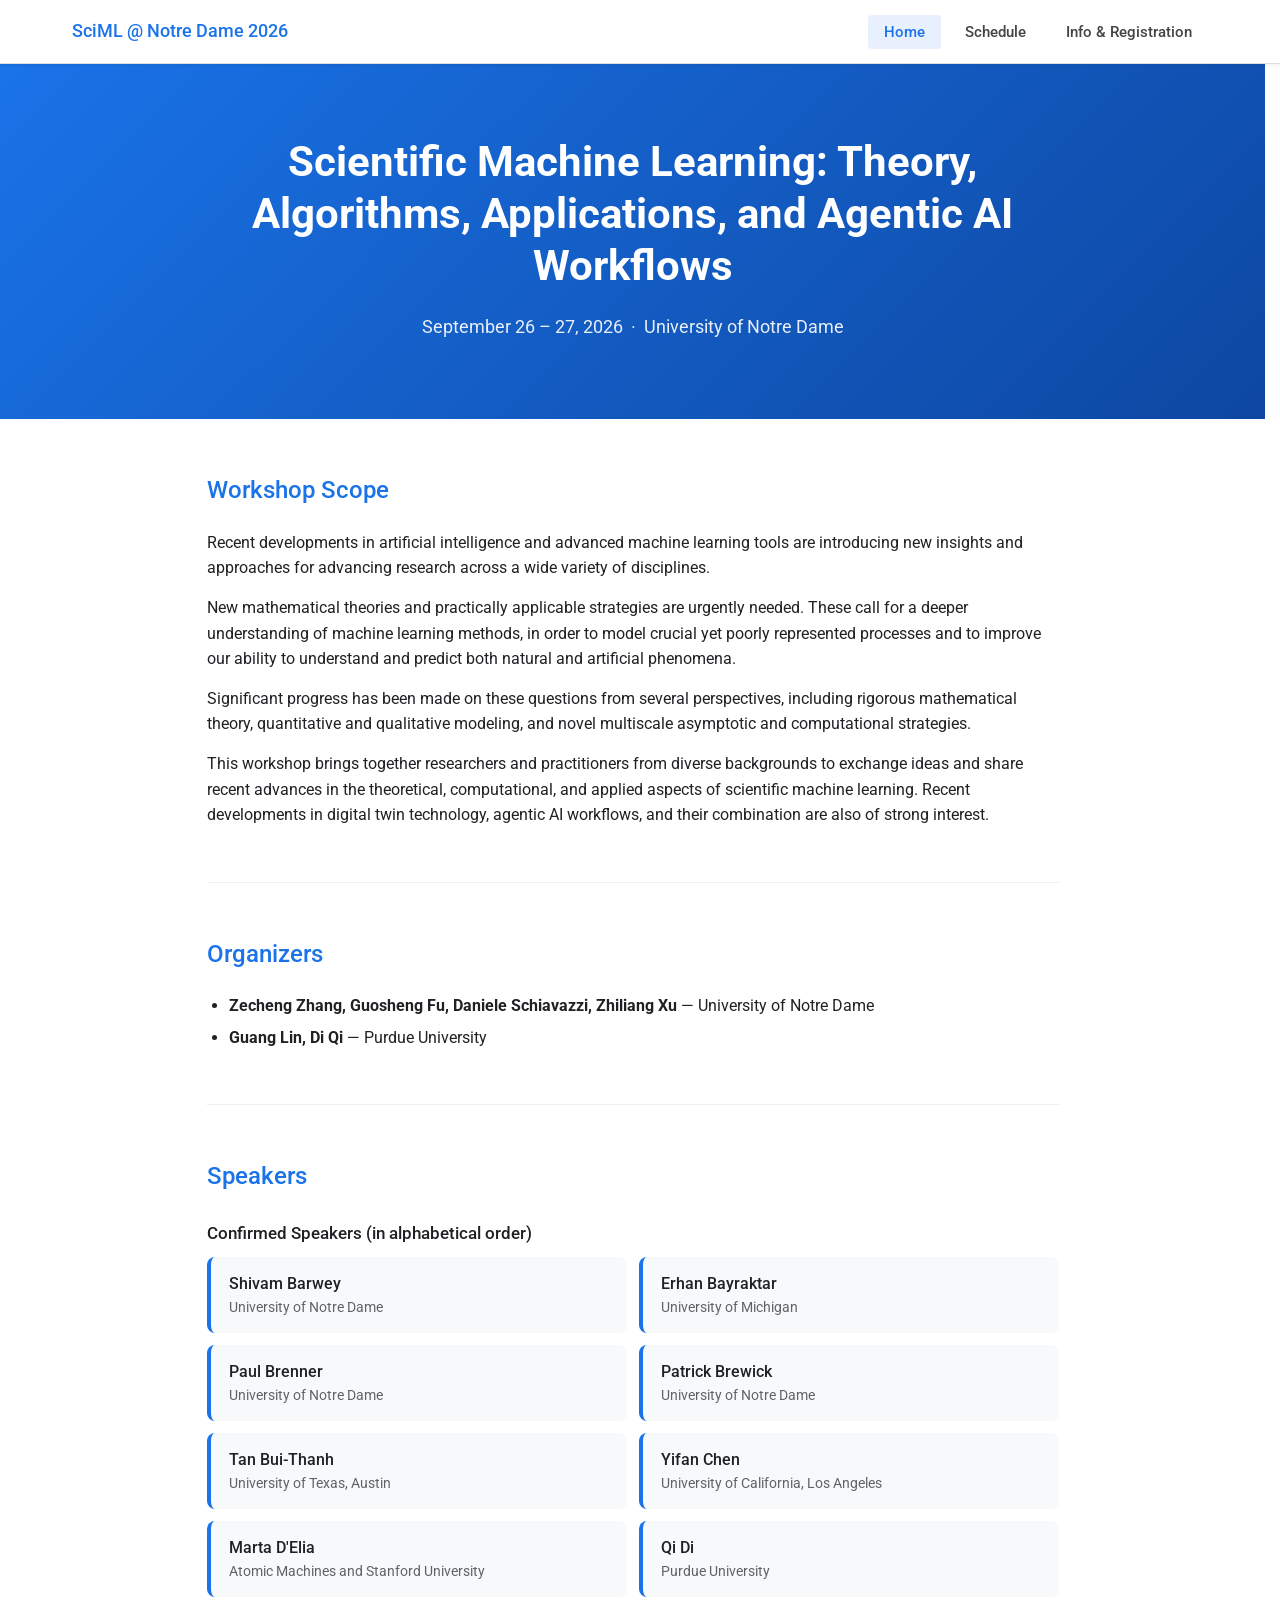
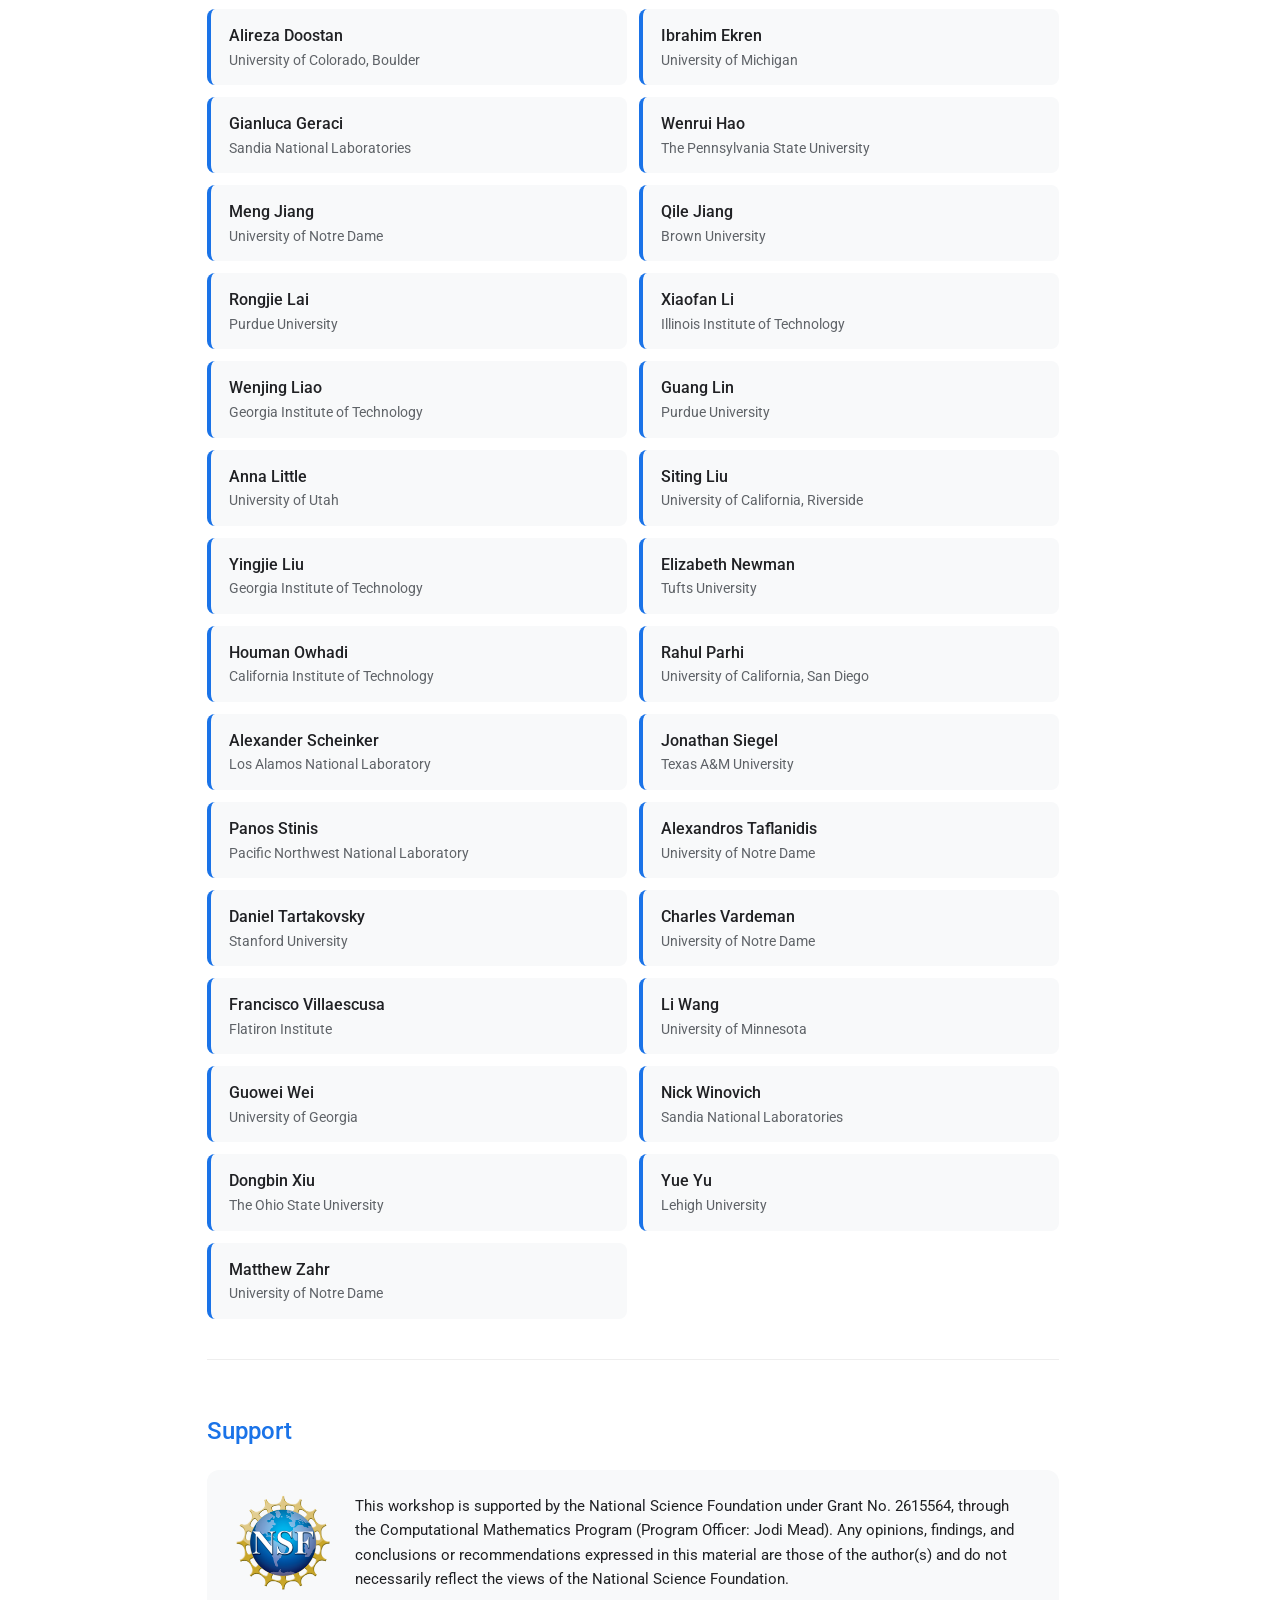
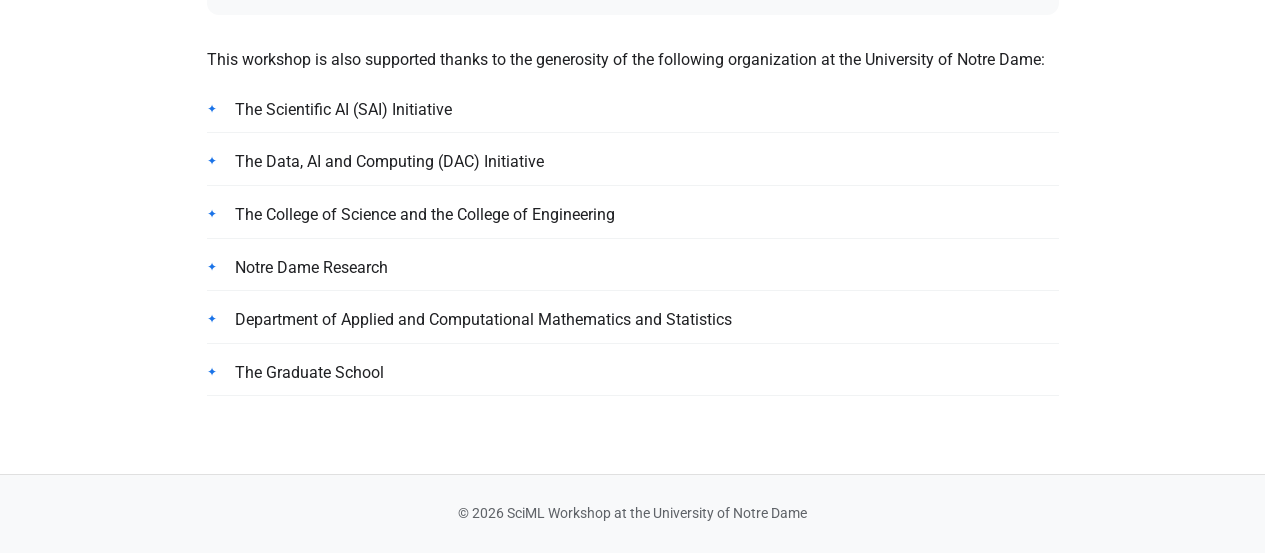
<file: index.html>
<!DOCTYPE html>
<html lang="en">
<head>
  <meta charset="UTF-8" />
  <meta name="viewport" content="width=device-width, initial-scale=1.0" />
  <title>SciML Workshop – Notre Dame 2026</title>
  <link href="https://fonts.googleapis.com/css2?family=Google+Sans:wght@400;500;700&family=Roboto:wght@300;400;500&display=swap" rel="stylesheet" />
  <style>
    html { overflow-y: scroll; scrollbar-gutter: stable; }
    *, *::before, *::after { box-sizing: border-box; margin: 0; padding: 0; }
    body { font-family: 'Roboto', 'Helvetica Neue', Arial, sans-serif; font-size: 16px; color: #202124; background: #fff; line-height: 1.6; padding-top: 64px; }
    a { color: #1a73e8; }
    a:hover { color: #0d47a1; }
    nav { position: fixed; top: 0; left: 0; right: 0; height: 64px; z-index: 100; background: #fff; border-bottom: 1px solid #e0e0e0; box-shadow: 0 1px 4px rgba(0,0,0,.08); }
    .nav-inner { max-width: 1200px; height: 100%; margin: 0 auto; padding: 0 32px; display: flex; align-items: center; justify-content: space-between; }
    .nav-logo { font-size: 1.1rem; font-weight: 500; color: #1a73e8; text-decoration: none; white-space: nowrap; }
    .nav-links { display: flex; gap: 8px; list-style: none; white-space: nowrap; margin: 0; padding: 0; }
    .nav-links li { margin: 0; }
    .nav-links a { padding: 8px 16px; border-radius: 4px; font-size: .95rem; font-weight: 500; color: #444; text-decoration: none; }
    .nav-links a:hover, .nav-links a.active { background: #e8f0fe; color: #1a73e8; }
    .hero { background: linear-gradient(135deg, #1a73e8 0%, #0d47a1 100%); color: #fff; text-align: center; padding: 52px 24px 44px; }
    .hero h1 { font-family: 'Google Sans', 'Roboto', sans-serif; font-weight: 700; max-width: 800px; margin: 0 auto 12px; line-height: 1.25; font-size: clamp(1.4rem, 3vw, 2rem); }
    .hero .event-meta { font-size: 1.05rem; opacity: .9; }
    .hero.hero-lg { padding: 72px 24px 64px; }
    .hero.hero-lg h1 { font-size: clamp(1.6rem, 4vw, 2.6rem); margin-bottom: 20px; }
    .hero.hero-lg .event-meta { font-size: 1.15rem; }
    .page { max-width: 900px; margin: 0 auto; padding: 0 24px; }
    section { padding: 52px 0 40px; border-bottom: 1px solid #eee; }
    section:last-of-type { border-bottom: none; }
    h2 { font-family: 'Google Sans', 'Roboto', sans-serif; font-size: 1.5rem; font-weight: 500; color: #1a73e8; margin-bottom: 20px; }
    h3 { font-size: 1.05rem; font-weight: 500; margin: 24px 0 10px; }
    p { margin-bottom: 14px; }
    ul { padding-left: 22px; margin-bottom: 14px; }
    ul li { margin-bottom: 6px; }
    .info-box { background: #f8f9fa; border-radius: 12px; padding: 28px 32px; line-height: 1.7; }
    .info-box a { font-weight: 500; text-decoration: underline; }
    .speaker-grid, .nd-speakers, .travel-grid { display: grid; gap: 12px; margin-top: 8px; }
    .speaker-grid { grid-template-columns: repeat(auto-fill, minmax(280px, 1fr)); }
    .nd-speakers  { grid-template-columns: repeat(auto-fill, minmax(260px, 1fr)); }
    .travel-grid  { grid-template-columns: repeat(auto-fill, minmax(260px, 1fr)); gap: 16px; }
    .speaker-card { background: #f8f9fa; border-radius: 8px; padding: 14px 18px; border-left: 4px solid #1a73e8; }
    .speaker-card .name { font-weight: 500; }
    .speaker-card .affil { font-size: .88rem; color: #5f6368; }
    .nd-card { background: #e8f0fe; border-radius: 8px; padding: 10px 16px; font-size: .93rem; }
    .nd-card .dept { font-size: .82rem; color: #1a73e8; font-weight: 500; }
    .support-list { list-style: none; padding: 0; }
    .support-list li { padding: 10px 0 10px 28px; border-bottom: 1px solid #f1f3f4; position: relative; }
    .support-list li::before { content: '✦'; position: absolute; left: 0; top: 13px; color: #1a73e8; font-size: .75rem; }
    .nsf-ack { display: flex; align-items: center; gap: 24px; background: #f8f9fa; border-radius: 12px; padding: 24px 28px; margin-bottom: 32px; }
    .nsf-ack img { width: 96px; height: auto; flex-shrink: 0; }
    .nsf-ack p { margin: 0; font-size: .95rem; }
    @media (max-width: 600px) { .nsf-ack { flex-direction: column; text-align: center; gap: 16px; } }
    .travel-card { background: #f8f9fa; border-radius: 10px; padding: 20px 22px; border-top: 4px solid #1a73e8; }
    .travel-card .tc-icon { font-size: 1.6rem; display: block; margin-bottom: 10px; }
    .travel-card .tc-title { font-family: 'Google Sans', 'Roboto', sans-serif; font-weight: 500; margin-bottom: 8px; }
    .travel-card p { font-size: .9rem; color: #3c4043; margin-bottom: 6px; }
    .travel-card p:last-child { margin-bottom: 0; }
    .travel-card a { font-size: .9rem; }
    .map-wrap { margin-top: 24px; border-radius: 12px; overflow: hidden; border: 1px solid #e0e0e0; }
    .map-wrap iframe { display: block; width: 100%; height: 340px; border: none; }
    .placeholder { color: #5f6368; }
    footer { background: #f8f9fa; border-top: 1px solid #e0e0e0; text-align: center; padding: 28px 24px; font-size: .85rem; color: #5f6368; margin-top: 24px; }
    @media (max-width: 600px) {
      .nav-inner { padding: 0 16px; }
      .nav-logo { font-size: .95rem; }
      .speaker-grid, .nd-speakers, .travel-grid { grid-template-columns: 1fr; }
      .info-box { padding: 20px; }
    }
  </style>
</head>
<body>

<nav>
  <div class="nav-inner">
    <a class="nav-logo" href="index.html">SciML @ Notre Dame 2026</a>
    <ul class="nav-links">
      <li><a href="index.html" class="active">Home</a></li>
      <li><a href="schedule.html">Schedule</a></li>
      <li><a href="information.html">Info & Registration</a></li>
    </ul>
  </div>
</nav>

<div class="hero hero-lg">
  <h1>Scientific Machine Learning: Theory, Algorithms, Applications, and Agentic AI Workflows</h1>
  <p class="event-meta">September 26 – 27, 2026 &nbsp;·&nbsp; University of Notre Dame</p>
</div>

<div class="page">

  <section>
    <h2>Workshop Scope</h2>
    <p>Recent developments in artificial intelligence and advanced machine learning tools are introducing new insights and approaches for advancing research across a wide variety of disciplines.</p>
    <p>New mathematical theories and practically applicable strategies are urgently needed. These call for a deeper understanding of machine learning methods, in order to model crucial yet poorly represented processes and to improve our ability to understand and predict both natural and artificial phenomena.</p>
    <p>Significant progress has been made on these questions from several perspectives, including rigorous mathematical theory, quantitative and qualitative modeling, and novel multiscale asymptotic and computational strategies.</p>
    <p>This workshop brings together researchers and practitioners from diverse backgrounds to exchange ideas and share recent advances in the theoretical, computational, and applied aspects of scientific machine learning. Recent developments in digital twin technology, agentic AI workflows, and their combination are also of strong interest.</p>
  </section>

  <section>
    <h2>Organizers</h2>
    <ul>
      <li><strong>Zecheng Zhang, Guosheng Fu, Daniele Schiavazzi, Zhiliang Xu</strong> — University of Notre Dame</li>
      <li><strong>Guang Lin, Di Qi</strong> — Purdue University</li>
    </ul>
  </section>

  <section>
    <h2>Speakers</h2>
    <!-- <p class="placeholder">The detailed schedule will be posted closer to the workshop date.</p> -->

    <h3>Confirmed Speakers (in alphabetical order)</h3>
    <div class="speaker-grid">
      <div class="speaker-card"><div class="name">Shivam Barwey</div><div class="affil">University of Notre Dame</div></div>
      <div class="speaker-card"><div class="name">Erhan Bayraktar</div><div class="affil">University of Michigan</div></div>
      <div class="speaker-card"><div class="name">Paul Brenner</div><div class="affil">University of Notre Dame</div></div>
      <div class="speaker-card"><div class="name">Patrick Brewick</div><div class="affil">University of Notre Dame</div></div>
      <div class="speaker-card"><div class="name">Tan Bui-Thanh</div><div class="affil">University of Texas, Austin</div></div>
      <div class="speaker-card"><div class="name">Yifan Chen</div><div class="affil">University of California, Los Angeles</div></div>
      <div class="speaker-card"><div class="name">Marta D'Elia</div><div class="affil">Atomic Machines and Stanford University</div></div>
      <div class="speaker-card"><div class="name">Qi Di</div><div class="affil">Purdue University</div></div>
      <div class="speaker-card"><div class="name">Alireza Doostan</div><div class="affil">University of Colorado, Boulder</div></div>
      <div class="speaker-card"><div class="name">Ibrahim Ekren</div><div class="affil">University of Michigan</div></div>
      <div class="speaker-card"><div class="name">Gianluca Geraci</div><div class="affil">Sandia National Laboratories</div></div>
      <div class="speaker-card"><div class="name">Wenrui Hao</div><div class="affil">The Pennsylvania State University</div></div>
      <div class="speaker-card"><div class="name">Meng Jiang</div><div class="affil">University of Notre Dame</div></div>
      <div class="speaker-card"><div class="name">Qile Jiang</div><div class="affil">Brown University</div></div>
      <div class="speaker-card"><div class="name">Rongjie Lai</div><div class="affil">Purdue University</div></div>
      <div class="speaker-card"><div class="name">Xiaofan Li</div><div class="affil">Illinois Institute of Technology</div></div>
      <div class="speaker-card"><div class="name">Wenjing Liao</div><div class="affil">Georgia Institute of Technology</div></div>
      <div class="speaker-card"><div class="name">Guang Lin</div><div class="affil">Purdue University</div></div>
      <div class="speaker-card"><div class="name">Anna Little</div><div class="affil">University of Utah</div></div>
      <div class="speaker-card"><div class="name">Siting Liu</div><div class="affil">University of California, Riverside</div></div>
      <div class="speaker-card"><div class="name">Yingjie Liu</div><div class="affil">Georgia Institute of Technology</div></div>
      <div class="speaker-card"><div class="name">Elizabeth Newman</div><div class="affil">Tufts University</div></div>
      <div class="speaker-card"><div class="name">Houman Owhadi</div><div class="affil">California Institute of Technology</div></div>
      <div class="speaker-card"><div class="name">Rahul Parhi</div><div class="affil">University of California, San Diego</div></div>
      <div class="speaker-card"><div class="name">Alexander Scheinker</div><div class="affil">Los Alamos National Laboratory</div></div>
      <div class="speaker-card"><div class="name">Jonathan Siegel</div><div class="affil">Texas A&M University</div></div>
      <div class="speaker-card"><div class="name">Panos Stinis</div><div class="affil">Pacific Northwest National Laboratory</div></div>
      <div class="speaker-card"><div class="name">Alexandros Taflanidis</div><div class="affil">University of Notre Dame</div></div>
      <div class="speaker-card"><div class="name">Daniel Tartakovsky</div><div class="affil">Stanford University</div></div>
      <div class="speaker-card"><div class="name">Charles Vardeman</div><div class="affil">University of Notre Dame</div></div>
      <div class="speaker-card"><div class="name">Francisco Villaescusa</div><div class="affil">Flatiron Institute</div></div>
      <div class="speaker-card"><div class="name">Li Wang</div><div class="affil">University of Minnesota</div></div>
      <div class="speaker-card"><div class="name">Guowei Wei</div><div class="affil">University of Georgia</div></div>
      <div class="speaker-card"><div class="name">Nick Winovich</div><div class="affil">Sandia National Laboratories</div></div>
      <div class="speaker-card"><div class="name">Dongbin Xiu</div><div class="affil">The Ohio State University</div></div>
      <div class="speaker-card"><div class="name">Yue Yu</div><div class="affil">Lehigh University</div></div>
      <div class="speaker-card"><div class="name">Matthew Zahr</div><div class="affil">University of Notre Dame</div></div>
    </div>
  </section>
 
  <section>
    <h2>Support</h2>
    <div class="nsf-ack">
      <img src="[data-uri]" alt="National Science Foundation logo" />
      <p>This workshop is supported by the National Science Foundation under Grant No. 2615564, through the Computational Mathematics Program (Program Officer: Jodi Mead). Any opinions, findings, and conclusions or recommendations expressed in this material are those of the author(s) and do not necessarily reflect the views of the National Science Foundation.</p>
    </div>
    <p>This workshop is also supported thanks to the generosity of the following organization at the University of Notre Dame:</p>
    <ul class="support-list">
      <li>The Scientific AI (SAI) Initiative</li>
      <li>The Data, AI and Computing (DAC) Initiative</li>
      <li>The College of Science and the College of Engineering</li>
      <li>Notre Dame Research</li>
      <li>Department of Applied and Computational Mathematics and Statistics</li>
      <li>The Graduate School</li>
    </ul>
  </section>

</div>

<footer>&copy; 2026 SciML Workshop at the University of Notre Dame</footer>

</body>
</html>
</file>
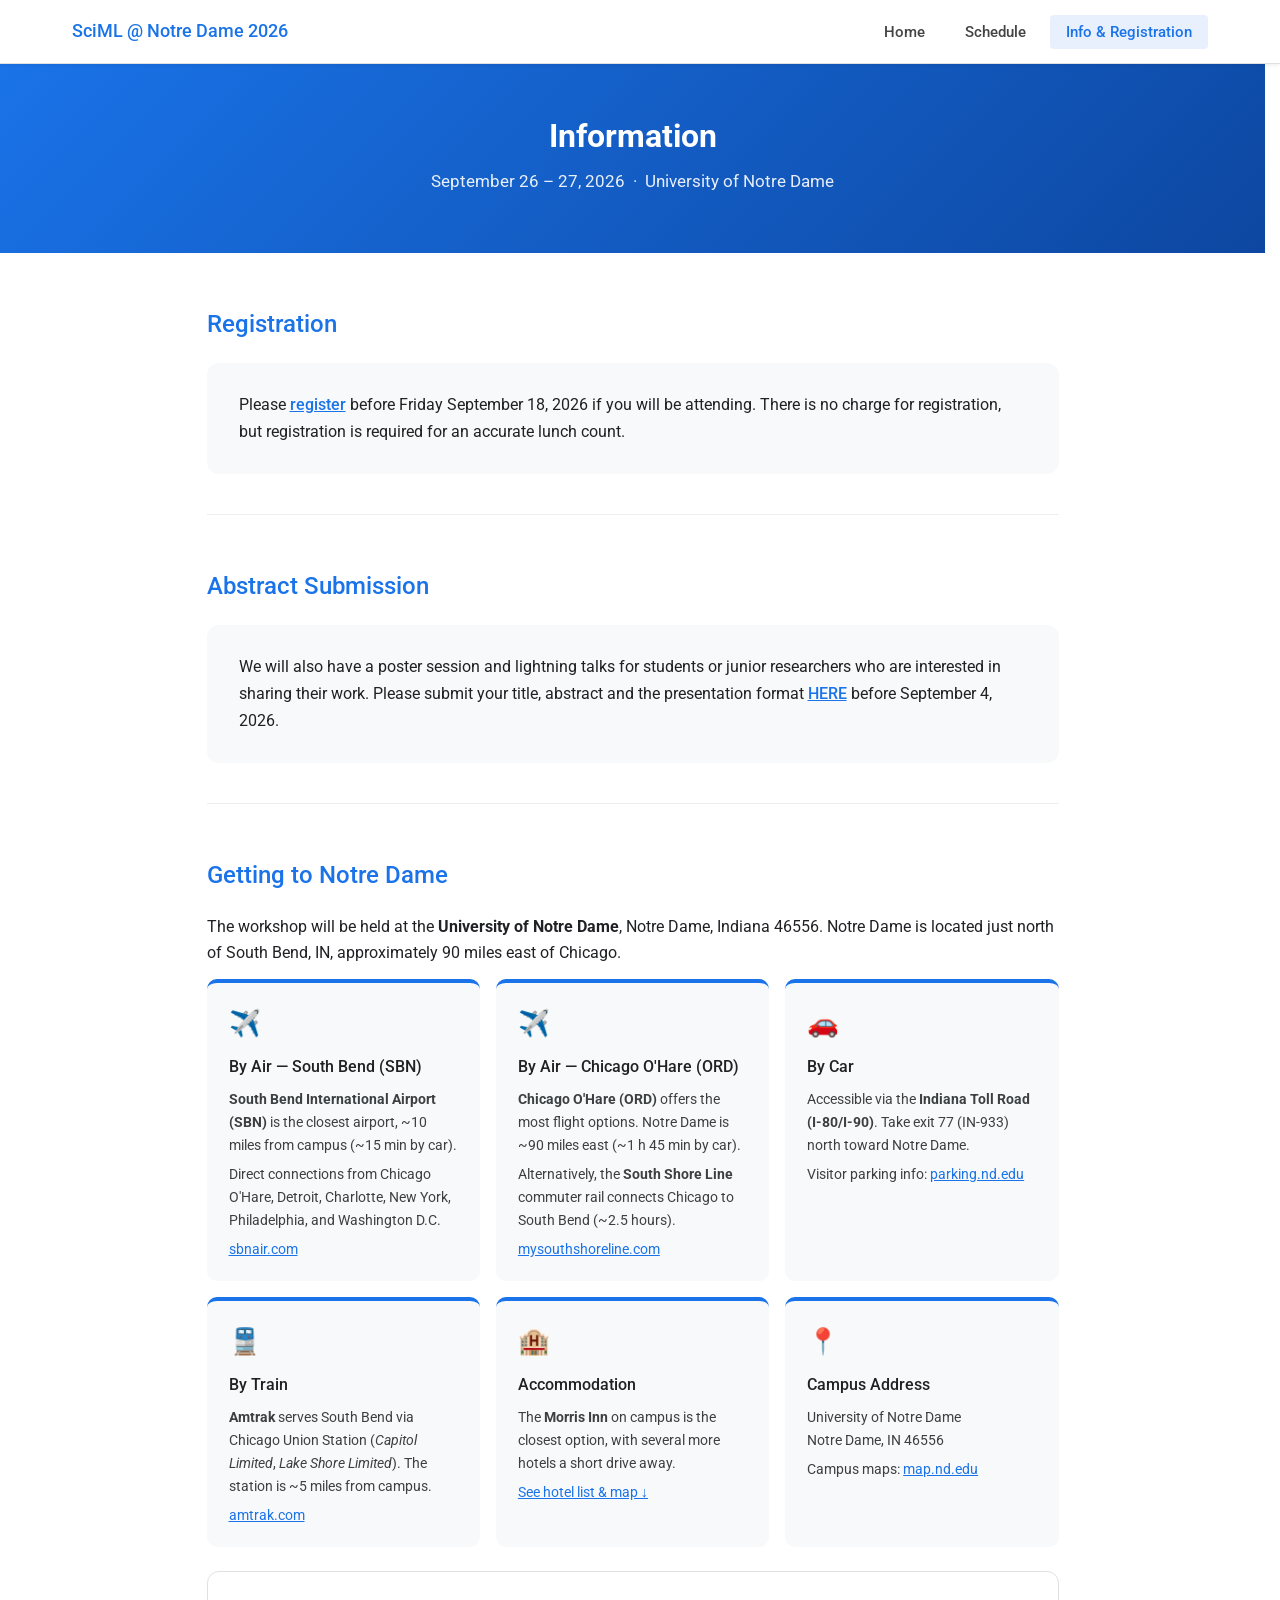
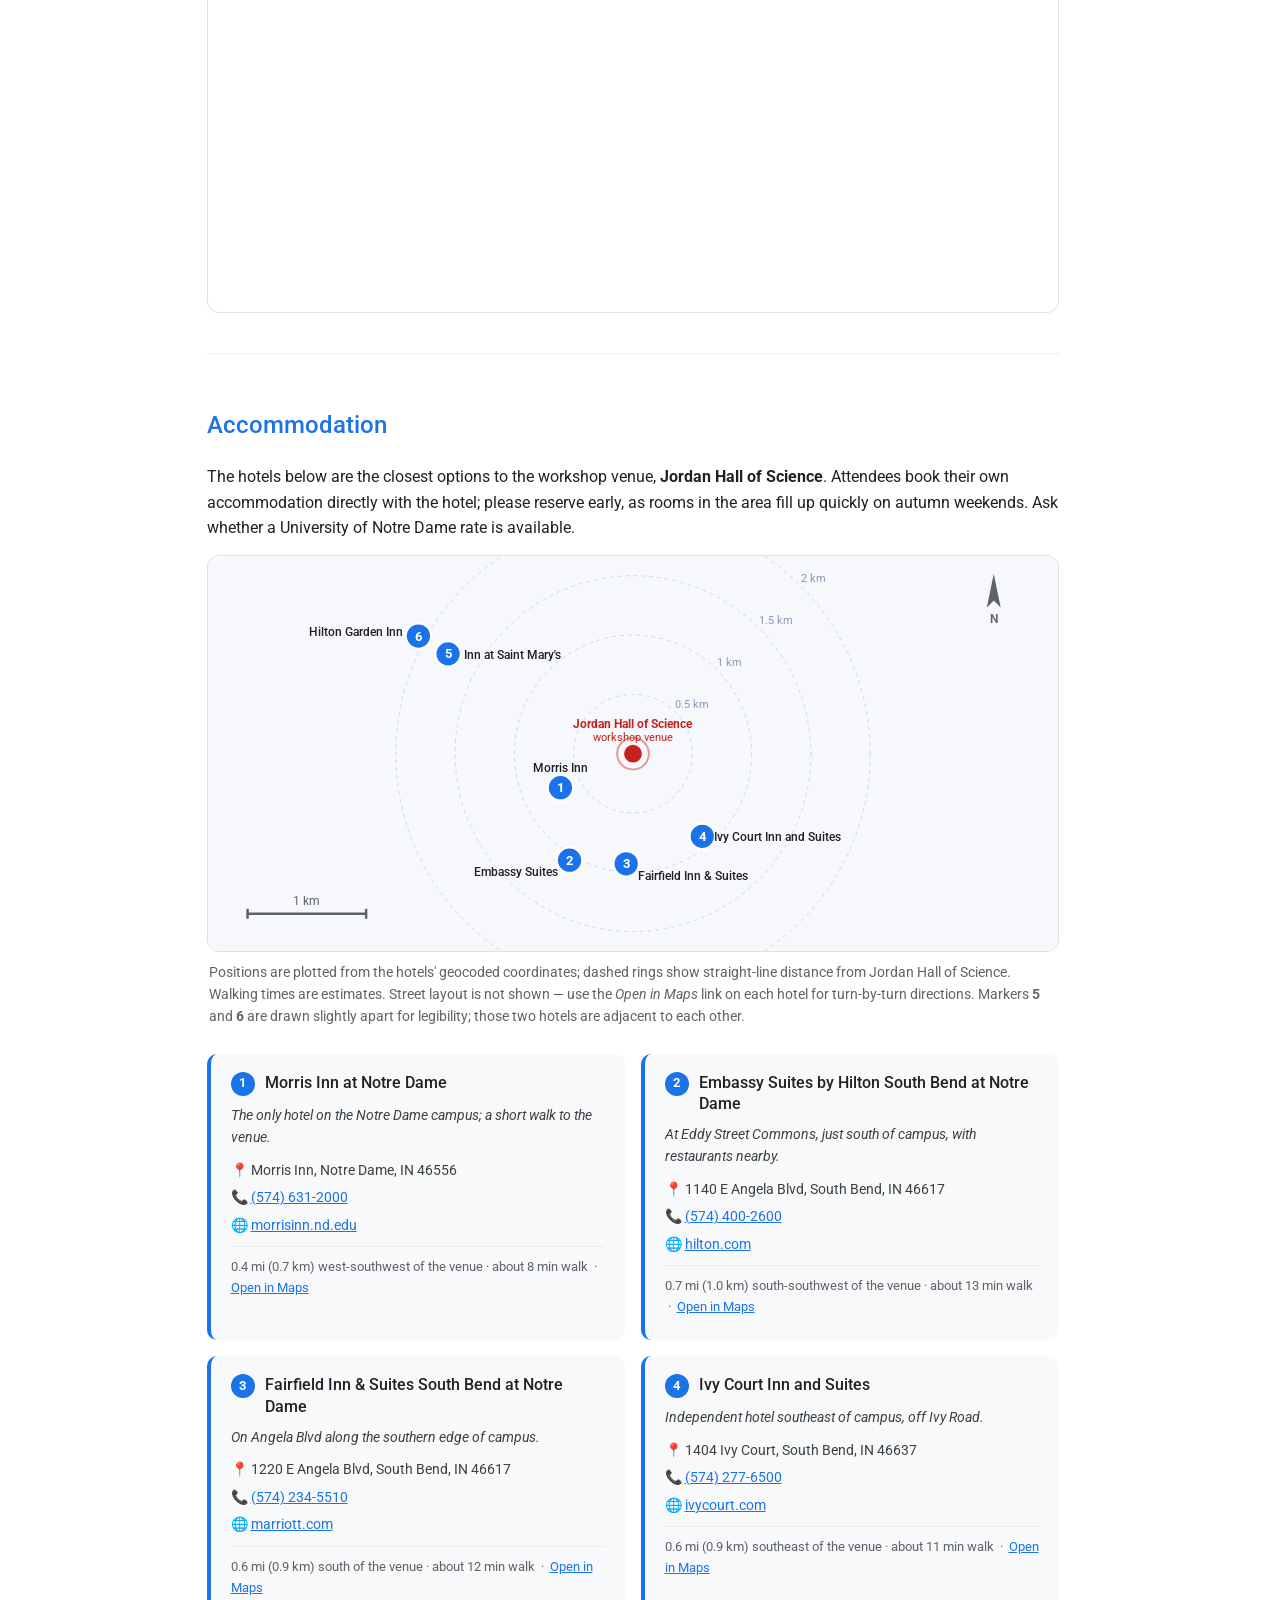
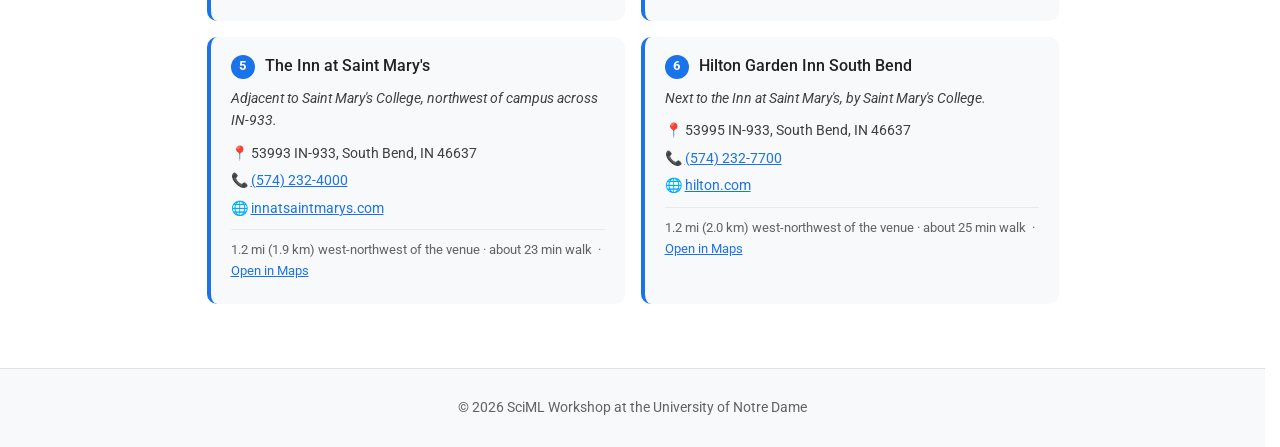
<file: information.html>
<!DOCTYPE html>
<html lang="en">
<head>
  <meta charset="UTF-8" />
  <meta name="viewport" content="width=device-width, initial-scale=1.0" />
  <title>Information – SciML Workshop Notre Dame 2026</title>
  <link href="https://fonts.googleapis.com/css2?family=Google+Sans:wght@400;500;700&family=Roboto:wght@300;400;500&display=swap" rel="stylesheet" />
  <style>
    html { overflow-y: scroll; scrollbar-gutter: stable; }
    *, *::before, *::after { box-sizing: border-box; margin: 0; padding: 0; }
    body { font-family: 'Roboto', 'Helvetica Neue', Arial, sans-serif; font-size: 16px; color: #202124; background: #fff; line-height: 1.6; padding-top: 64px; }
    a { color: #1a73e8; }
    a:hover { color: #0d47a1; }
    nav { position: fixed; top: 0; left: 0; right: 0; height: 64px; z-index: 100; background: #fff; border-bottom: 1px solid #e0e0e0; box-shadow: 0 1px 4px rgba(0,0,0,.08); }
    .nav-inner { max-width: 1200px; height: 100%; margin: 0 auto; padding: 0 32px; display: flex; align-items: center; justify-content: space-between; }
    .nav-logo { font-size: 1.1rem; font-weight: 500; color: #1a73e8; text-decoration: none; white-space: nowrap; }
    .nav-links { display: flex; gap: 8px; list-style: none; white-space: nowrap; margin: 0; padding: 0; }
    .nav-links li { margin: 0; }
    .nav-links a { padding: 8px 16px; border-radius: 4px; font-size: .95rem; font-weight: 500; color: #444; text-decoration: none; }
    .nav-links a:hover, .nav-links a.active { background: #e8f0fe; color: #1a73e8; }
    .hero { background: linear-gradient(135deg, #1a73e8 0%, #0d47a1 100%); color: #fff; text-align: center; padding: 52px 24px 44px; }
    .hero h1 { font-family: 'Google Sans', 'Roboto', sans-serif; font-weight: 700; max-width: 800px; margin: 0 auto 12px; line-height: 1.25; font-size: clamp(1.4rem, 3vw, 2rem); }
    .hero .event-meta { font-size: 1.05rem; opacity: .9; }
    .page { max-width: 900px; margin: 0 auto; padding: 0 24px; }
    section { padding: 52px 0 40px; border-bottom: 1px solid #eee; }
    section:last-of-type { border-bottom: none; }
    h2 { font-family: 'Google Sans', 'Roboto', sans-serif; font-size: 1.5rem; font-weight: 500; color: #1a73e8; margin-bottom: 20px; }
    p { margin-bottom: 14px; }
    .info-box { background: #f8f9fa; border-radius: 12px; padding: 28px 32px; line-height: 1.7; }
    .info-box a { font-weight: 500; text-decoration: underline; }
    .travel-grid { display: grid; gap: 16px; margin-top: 8px; grid-template-columns: repeat(auto-fill, minmax(260px, 1fr)); }
    .travel-card { background: #f8f9fa; border-radius: 10px; padding: 20px 22px; border-top: 4px solid #1a73e8; }
    .travel-card .tc-icon { font-size: 1.6rem; display: block; margin-bottom: 10px; }
    .travel-card .tc-title { font-family: 'Google Sans', 'Roboto', sans-serif; font-weight: 500; margin-bottom: 8px; }
    .travel-card p { font-size: .9rem; color: #3c4043; margin-bottom: 6px; }
    .travel-card p:last-child { margin-bottom: 0; }
    .travel-card a { font-size: .9rem; }
    .map-wrap { margin-top: 24px; border-radius: 12px; overflow: hidden; border: 1px solid #e0e0e0; }
    .map-wrap iframe { display: block; width: 100%; height: 340px; border: none; }
    .hotel-map-wrap { border: 1px solid #e0e0e0; border-radius: 12px; overflow: hidden; background: #f6f8fc; }
    .hotel-map { display: block; width: 100%; height: auto; }
    .map-caption { font-size: .85rem; color: #5f6368; margin: 10px 2px 0; }
    .hotel-grid { display: grid; gap: 16px; margin-top: 26px; grid-template-columns: repeat(auto-fill, minmax(300px, 1fr)); }
    .hotel-card { background: #f8f9fa; border-radius: 10px; padding: 18px 20px; border-left: 4px solid #1a73e8; }
    .hc-head { display: flex; align-items: flex-start; gap: 10px; margin-bottom: 8px; }
    .hc-num { flex: 0 0 auto; width: 24px; height: 24px; border-radius: 50%; background: #1a73e8; color: #fff; font-size: .8rem; font-weight: 700; display: flex; align-items: center; justify-content: center; }
    .hc-name { font-family: 'Google Sans', 'Roboto', sans-serif; font-weight: 500; line-height: 1.35; }
    .hotel-card p { font-size: .88rem; color: #3c4043; margin-bottom: 5px; }
    .hc-note { color: #5f6368; font-style: italic; margin-bottom: 10px !important; }
    .hc-line .hc-ico { display: inline-block; width: 20px; }
    .hc-dist { margin-top: 10px; padding-top: 9px; border-top: 1px solid #e8eaed; font-size: .82rem !important; color: #5f6368 !important; }
    @media (max-width: 600px) { .hotel-grid { grid-template-columns: 1fr; } }
    footer { background: #f8f9fa; border-top: 1px solid #e0e0e0; text-align: center; padding: 28px 24px; font-size: .85rem; color: #5f6368; margin-top: 24px; }
    @media (max-width: 600px) {
      .nav-inner { padding: 0 16px; }
      .nav-logo { font-size: .95rem; }
      .travel-grid { grid-template-columns: 1fr; }
      .info-box { padding: 20px; }
    }
  </style>
</head>
<body>

<nav>
  <div class="nav-inner">
    <a class="nav-logo" href="index.html">SciML @ Notre Dame 2026</a>
    <ul class="nav-links">
      <li><a href="index.html">Home</a></li>
      <li><a href="schedule.html">Schedule</a></li>
      <li><a href="information.html" class="active">Info & Registration</a></li>
    </ul>
  </div>
</nav>

<div class="hero">
  <h1>Information</h1>
  <p class="event-meta">September 26 – 27, 2026 &nbsp;·&nbsp; University of Notre Dame</p>
</div>

<div class="page">

  <section>
    <h2>Registration</h2>
    <div class="info-box">
      Please <a href="https://forms.gle/NTEtQpgza4wfwwrr7">register</a> before Friday September 18, 2026 if you will be attending.
      There is no charge for registration, but registration is required for an accurate lunch count.
    </div>
  </section>

  <section>
    <h2>Abstract Submission</h2>
    <div class="info-box">
      We will also have a poster session and lightning talks for students or junior researchers who are
      interested in sharing their work. Please submit your title, abstract and the presentation format
      <a href="https://forms.gle/NTEtQpgza4wfwwrr7">HERE</a> before September 4, 2026.
    </div>
  </section>

  <section>
    <h2>Getting to Notre Dame</h2>

    <p>
      The workshop will be held at the <strong>University of Notre Dame</strong>, Notre Dame, Indiana 46556.
      Notre Dame is located just north of South Bend, IN, approximately 90 miles east of Chicago.
    </p>

    <div class="travel-grid">

      <div class="travel-card">
        <span class="tc-icon">✈️</span>
        <div class="tc-title">By Air — South Bend (SBN)</div>
        <p><strong>South Bend International Airport (SBN)</strong> is the closest airport, ~10 miles from campus (~15 min by car).</p>
        <p>Direct connections from Chicago O'Hare, Detroit, Charlotte, New York, Philadelphia, and Washington D.C.</p>
        <p><a href="https://www.sbnair.com" target="_blank" rel="noopener">sbnair.com</a></p>
      </div>

      <div class="travel-card">
        <span class="tc-icon">✈️</span>
        <div class="tc-title">By Air — Chicago O'Hare (ORD)</div>
        <p><strong>Chicago O'Hare (ORD)</strong> offers the most flight options. Notre Dame is ~90 miles east (~1 h 45 min by car).</p>
        <p>Alternatively, the <strong>South Shore Line</strong> commuter rail connects Chicago to South Bend (~2.5 hours).</p>
        <p><a href="https://www.mysouthshoreline.com" target="_blank" rel="noopener">mysouthshoreline.com</a></p>
      </div>

      <div class="travel-card">
        <span class="tc-icon">🚗</span>
        <div class="tc-title">By Car</div>
        <p>Accessible via the <strong>Indiana Toll Road (I-80/I-90)</strong>. Take exit 77 (IN-933) north toward Notre Dame.</p>
        <p>Visitor parking info: <a href="https://parking.nd.edu" target="_blank" rel="noopener">parking.nd.edu</a></p>
      </div>

      <div class="travel-card">
        <span class="tc-icon">🚆</span>
        <div class="tc-title">By Train</div>
        <p><strong>Amtrak</strong> serves South Bend via Chicago Union Station (<em>Capitol Limited</em>, <em>Lake Shore Limited</em>). The station is ~5 miles from campus.</p>
        <p><a href="https://www.amtrak.com" target="_blank" rel="noopener">amtrak.com</a></p>
      </div>

      <div class="travel-card">
        <span class="tc-icon">🏨</span>
        <div class="tc-title">Accommodation</div>
        <p>The <strong>Morris Inn</strong> on campus is the closest option, with several more hotels a short drive away.</p>
        <p><a href="#accommodation">See hotel list &amp; map &darr;</a></p>
      </div>

      <div class="travel-card">
        <span class="tc-icon">📍</span>
        <div class="tc-title">Campus Address</div>
        <p>University of Notre Dame<br />Notre Dame, IN 46556</p>
        <p>Campus maps: <a href="https://map.nd.edu" target="_blank" rel="noopener">map.nd.edu</a></p>
      </div>

    </div>

    <div class="map-wrap">
      <iframe
        title="University of Notre Dame campus map"
        src="https://www.google.com/maps/embed?pb=!1m18!1m12!1m3!1d3026.6!2d-86.2351!3d41.7052!2m3!1f0!2f0!3f0!3m2!1i1024!2i768!4f13.1!3m3!1m2!1s0x8816d02dc43d3b95%3A0x1ce4cf7a36d5e929!2sUniversity%20of%20Notre%20Dame!5e0!3m2!1sen!2sus!4v1"
        loading="lazy"
        referrerpolicy="no-referrer-when-downgrade">
      </iframe>
    </div>
  </section>

  <section id="accommodation">
    <h2>Accommodation</h2>

    <p>
      The hotels below are the closest options to the workshop venue, <strong>Jordan Hall of Science</strong>.
      Attendees book their own accommodation directly with the hotel; please reserve early, as rooms in the
      area fill up quickly on autumn weekends. Ask whether a University of Notre Dame rate is available.
    </p>

    <div class="map-note">
      <div class="hotel-map-wrap"><svg class="hotel-map" viewBox="0 0 860 400" role="img"
     aria-label="Map of the six listed hotels relative to Jordan Hall of Science, with distance rings at 0.5, 1, 1.5 and 2 kilometres.">
  <rect x="0" y="0" width="860" height="400" fill="#f6f8fc"/>
  <circle cx="430.0" cy="200.0" r="60.0" fill="none" stroke="#c9d7ee" stroke-width="1" stroke-dasharray="4 4"/><text x="472.4" y="153.6" fill="#8a9bb5" font-size="11">0.5 km</text><circle cx="430.0" cy="200.0" r="120.0" fill="none" stroke="#c9d7ee" stroke-width="1" stroke-dasharray="4 4"/><text x="514.9" y="111.1" fill="#8a9bb5" font-size="11">1 km</text><circle cx="430.0" cy="200.0" r="180.0" fill="none" stroke="#c9d7ee" stroke-width="1" stroke-dasharray="4 4"/><text x="557.3" y="68.7" fill="#8a9bb5" font-size="11">1.5 km</text><circle cx="430.0" cy="200.0" r="240.0" fill="none" stroke="#c9d7ee" stroke-width="1" stroke-dasharray="4 4"/><text x="599.7" y="26.3" fill="#8a9bb5" font-size="11">2 km</text>
  <g><circle cx="430.0" cy="200.0" r="9" fill="#c5221f"/>
     <circle cx="430.0" cy="200.0" r="16" fill="none" stroke="#c5221f" stroke-width="2" opacity=".45"/>
     <text x="430.0" y="174" text-anchor="middle" fill="#c5221f" font-size="12.5" font-weight="700">Jordan Hall of Science</text>
     <text x="430.0" y="187" text-anchor="middle" fill="#c5221f" font-size="11">workshop venue</text></g>
  <g><circle cx="356.6" cy="234.4" r="13" fill="#1a73e8" stroke="#fff" stroke-width="2.5"/><text x="356.6" y="238.9" text-anchor="middle" fill="#fff" font-size="13" font-weight="700">1</text><text x="356.6" y="218.4" text-anchor="middle" fill="#202124" font-size="12.5" font-weight="500">Morris Inn</text></g><g><circle cx="365.8" cy="307.8" r="13" fill="#1a73e8" stroke="#fff" stroke-width="2.5"/><text x="365.8" y="312.3" text-anchor="middle" fill="#fff" font-size="13" font-weight="700">2</text><text x="353.8" y="323.8" text-anchor="end" fill="#202124" font-size="12.5" font-weight="500">Embassy Suites</text></g><g><circle cx="423.1" cy="311.4" r="13" fill="#1a73e8" stroke="#fff" stroke-width="2.5"/><text x="423.1" y="315.9" text-anchor="middle" fill="#fff" font-size="13" font-weight="700">3</text><text x="435.1" y="327.4" text-anchor="start" fill="#202124" font-size="12.5" font-weight="500">Fairfield Inn &amp; Suites</text></g><g><circle cx="500.1" cy="283.6" r="13" fill="#1a73e8" stroke="#fff" stroke-width="2.5"/><text x="500.1" y="288.1" text-anchor="middle" fill="#fff" font-size="13" font-weight="700">4</text><text x="512.1" y="288.6" text-anchor="start" fill="#202124" font-size="12.5" font-weight="500">Ivy Court Inn and Suites</text></g><g><circle cx="242.9" cy="99.0" r="13" fill="#1a73e8" stroke="#fff" stroke-width="2.5"/><text x="242.9" y="103.5" text-anchor="middle" fill="#fff" font-size="13" font-weight="700">5</text><text x="258.9" y="104.0" text-anchor="start" fill="#202124" font-size="12.5" font-weight="500">Inn at Saint Mary&#39;s</text></g><g><circle cx="212.9" cy="81.0" r="13" fill="#1a73e8" stroke="#fff" stroke-width="2.5"/><text x="212.9" y="85.5" text-anchor="middle" fill="#fff" font-size="13" font-weight="700">6</text><text x="196.9" y="81.0" text-anchor="end" fill="#202124" font-size="12.5" font-weight="500">Hilton Garden Inn</text></g>
  <g transform="translate(795,44)">
    <path d="M0,-26 L7,8 L0,1 L-7,8 Z" fill="#5f6368"/>
    <text x="0" y="24" text-anchor="middle" fill="#5f6368" font-size="12" font-weight="600">N</text>
  </g>
  <g transform="translate(40,362)">
    <line x1="0" y1="0" x2="120" y2="0" stroke="#5f6368" stroke-width="2.5"/>
    <line x1="0" y1="-5" x2="0" y2="5" stroke="#5f6368" stroke-width="2.5"/>
    <line x1="120" y1="-5" x2="120" y2="5" stroke="#5f6368" stroke-width="2.5"/>
    <text x="60" y="-9" text-anchor="middle" fill="#5f6368" font-size="12">1 km</text>
  </g>
</svg></div>
      <p class="map-caption">
        Positions are plotted from the hotels' geocoded coordinates; dashed rings show straight-line distance
        from Jordan Hall of Science. Walking times are estimates. Street layout is not shown — use the
        <em>Open in Maps</em> link on each hotel for turn-by-turn directions. Markers <strong>5</strong> and <strong>6</strong> are drawn slightly apart for legibility; those two hotels are adjacent to each other.
      </p>
    </div>

    <div class="hotel-grid">
      <div class="hotel-card">
        <div class="hc-head"><span class="hc-num">1</span><span class="hc-name">Morris Inn at Notre Dame</span></div>
        <p class="hc-note">The only hotel on the Notre Dame campus; a short walk to the venue.</p>
        <p class="hc-line"><span class="hc-ico">📍</span>Morris Inn, Notre Dame, IN 46556</p>
        <p class="hc-line"><span class="hc-ico">📞</span><a href="tel:+15746312000">(574) 631-2000</a></p>
        <p class="hc-line"><span class="hc-ico">🌐</span><a href="https://morrisinn.nd.edu" target="_blank" rel="noopener">morrisinn.nd.edu</a></p>
        <p class="hc-dist">0.4 mi (0.7 km) west-southwest of the venue · about 8 min walk
          &nbsp;·&nbsp; <a href="https://www.google.com/maps/search/?api=1&amp;query=Morris+Inn+at+Notre+Dame,+Morris+Inn,+Notre+Dame,+IN+46556" target="_blank" rel="noopener">Open in Maps</a></p>
      </div>
      <div class="hotel-card">
        <div class="hc-head"><span class="hc-num">2</span><span class="hc-name">Embassy Suites by Hilton South Bend at Notre Dame</span></div>
        <p class="hc-note">At Eddy Street Commons, just south of campus, with restaurants nearby.</p>
        <p class="hc-line"><span class="hc-ico">📍</span>1140 E Angela Blvd, South Bend, IN 46617</p>
        <p class="hc-line"><span class="hc-ico">📞</span><a href="tel:+15744002600">(574) 400-2600</a></p>
        <p class="hc-line"><span class="hc-ico">🌐</span><a href="https://www.hilton.com/en/hotels/sbneses-embassy-suites-south-bend-at-notre-dame/" target="_blank" rel="noopener">hilton.com</a></p>
        <p class="hc-dist">0.7 mi (1.0 km) south-southwest of the venue · about 13 min walk
          &nbsp;·&nbsp; <a href="https://www.google.com/maps/search/?api=1&amp;query=Embassy+Suites+by+Hilton+South+Bend+at+Notre+Dame,+1140+E+Angela+Blvd,+South+Bend,+IN+46617" target="_blank" rel="noopener">Open in Maps</a></p>
      </div>
      <div class="hotel-card">
        <div class="hc-head"><span class="hc-num">3</span><span class="hc-name">Fairfield Inn &amp; Suites South Bend at Notre Dame</span></div>
        <p class="hc-note">On Angela Blvd along the southern edge of campus.</p>
        <p class="hc-line"><span class="hc-ico">📍</span>1220 E Angela Blvd, South Bend, IN 46617</p>
        <p class="hc-line"><span class="hc-ico">📞</span><a href="tel:+15742345510">(574) 234-5510</a></p>
        <p class="hc-line"><span class="hc-ico">🌐</span><a href="https://www.marriott.com/en-us/hotels/sbnnd-fairfield-inn-and-suites-south-bend-at-notre-dame/overview/" target="_blank" rel="noopener">marriott.com</a></p>
        <p class="hc-dist">0.6 mi (0.9 km) south of the venue · about 12 min walk
          &nbsp;·&nbsp; <a href="https://www.google.com/maps/search/?api=1&amp;query=Fairfield+Inn+%26amp;+Suites+South+Bend+at+Notre+Dame,+1220+E+Angela+Blvd,+South+Bend,+IN+46617" target="_blank" rel="noopener">Open in Maps</a></p>
      </div>
      <div class="hotel-card">
        <div class="hc-head"><span class="hc-num">4</span><span class="hc-name">Ivy Court Inn and Suites</span></div>
        <p class="hc-note">Independent hotel southeast of campus, off Ivy Road.</p>
        <p class="hc-line"><span class="hc-ico">📍</span>1404 Ivy Court, South Bend, IN 46637</p>
        <p class="hc-line"><span class="hc-ico">📞</span><a href="tel:+15742776500">(574) 277-6500</a></p>
        <p class="hc-line"><span class="hc-ico">🌐</span><a href="https://www.ivycourt.com" target="_blank" rel="noopener">ivycourt.com</a></p>
        <p class="hc-dist">0.6 mi (0.9 km) southeast of the venue · about 11 min walk
          &nbsp;·&nbsp; <a href="https://www.google.com/maps/search/?api=1&amp;query=Ivy+Court+Inn+and+Suites,+1404+Ivy+Court,+South+Bend,+IN+46637" target="_blank" rel="noopener">Open in Maps</a></p>
      </div>
      <div class="hotel-card">
        <div class="hc-head"><span class="hc-num">5</span><span class="hc-name">The Inn at Saint Mary's</span></div>
        <p class="hc-note">Adjacent to Saint Mary's College, northwest of campus across IN-933.</p>
        <p class="hc-line"><span class="hc-ico">📍</span>53993 IN-933, South Bend, IN 46637</p>
        <p class="hc-line"><span class="hc-ico">📞</span><a href="tel:+15742324000">(574) 232-4000</a></p>
        <p class="hc-line"><span class="hc-ico">🌐</span><a href="https://innatsaintmarys.com" target="_blank" rel="noopener">innatsaintmarys.com</a></p>
        <p class="hc-dist">1.2 mi (1.9 km) west-northwest of the venue · about 23 min walk
          &nbsp;·&nbsp; <a href="https://www.google.com/maps/search/?api=1&amp;query=The+Inn+at+Saint+Mary%26#x27;s,+53993+IN-933,+South+Bend,+IN+46637" target="_blank" rel="noopener">Open in Maps</a></p>
      </div>
      <div class="hotel-card">
        <div class="hc-head"><span class="hc-num">6</span><span class="hc-name">Hilton Garden Inn South Bend</span></div>
        <p class="hc-note">Next to the Inn at Saint Mary's, by Saint Mary's College.</p>
        <p class="hc-line"><span class="hc-ico">📍</span>53995 IN-933, South Bend, IN 46637</p>
        <p class="hc-line"><span class="hc-ico">📞</span><a href="tel:+15742327700">(574) 232-7700</a></p>
        <p class="hc-line"><span class="hc-ico">🌐</span><a href="https://www.hilton.com/en/hotels/sbningi-hilton-garden-inn-south-bend/" target="_blank" rel="noopener">hilton.com</a></p>
        <p class="hc-dist">1.2 mi (2.0 km) west-northwest of the venue · about 25 min walk
          &nbsp;·&nbsp; <a href="https://www.google.com/maps/search/?api=1&amp;query=Hilton+Garden+Inn+South+Bend,+53995+IN-933,+South+Bend,+IN+46637" target="_blank" rel="noopener">Open in Maps</a></p>
      </div>
    </div>
  </section>

</div>

<footer>&copy; 2026 SciML Workshop at the University of Notre Dame</footer>

</body>
</html>
</file>
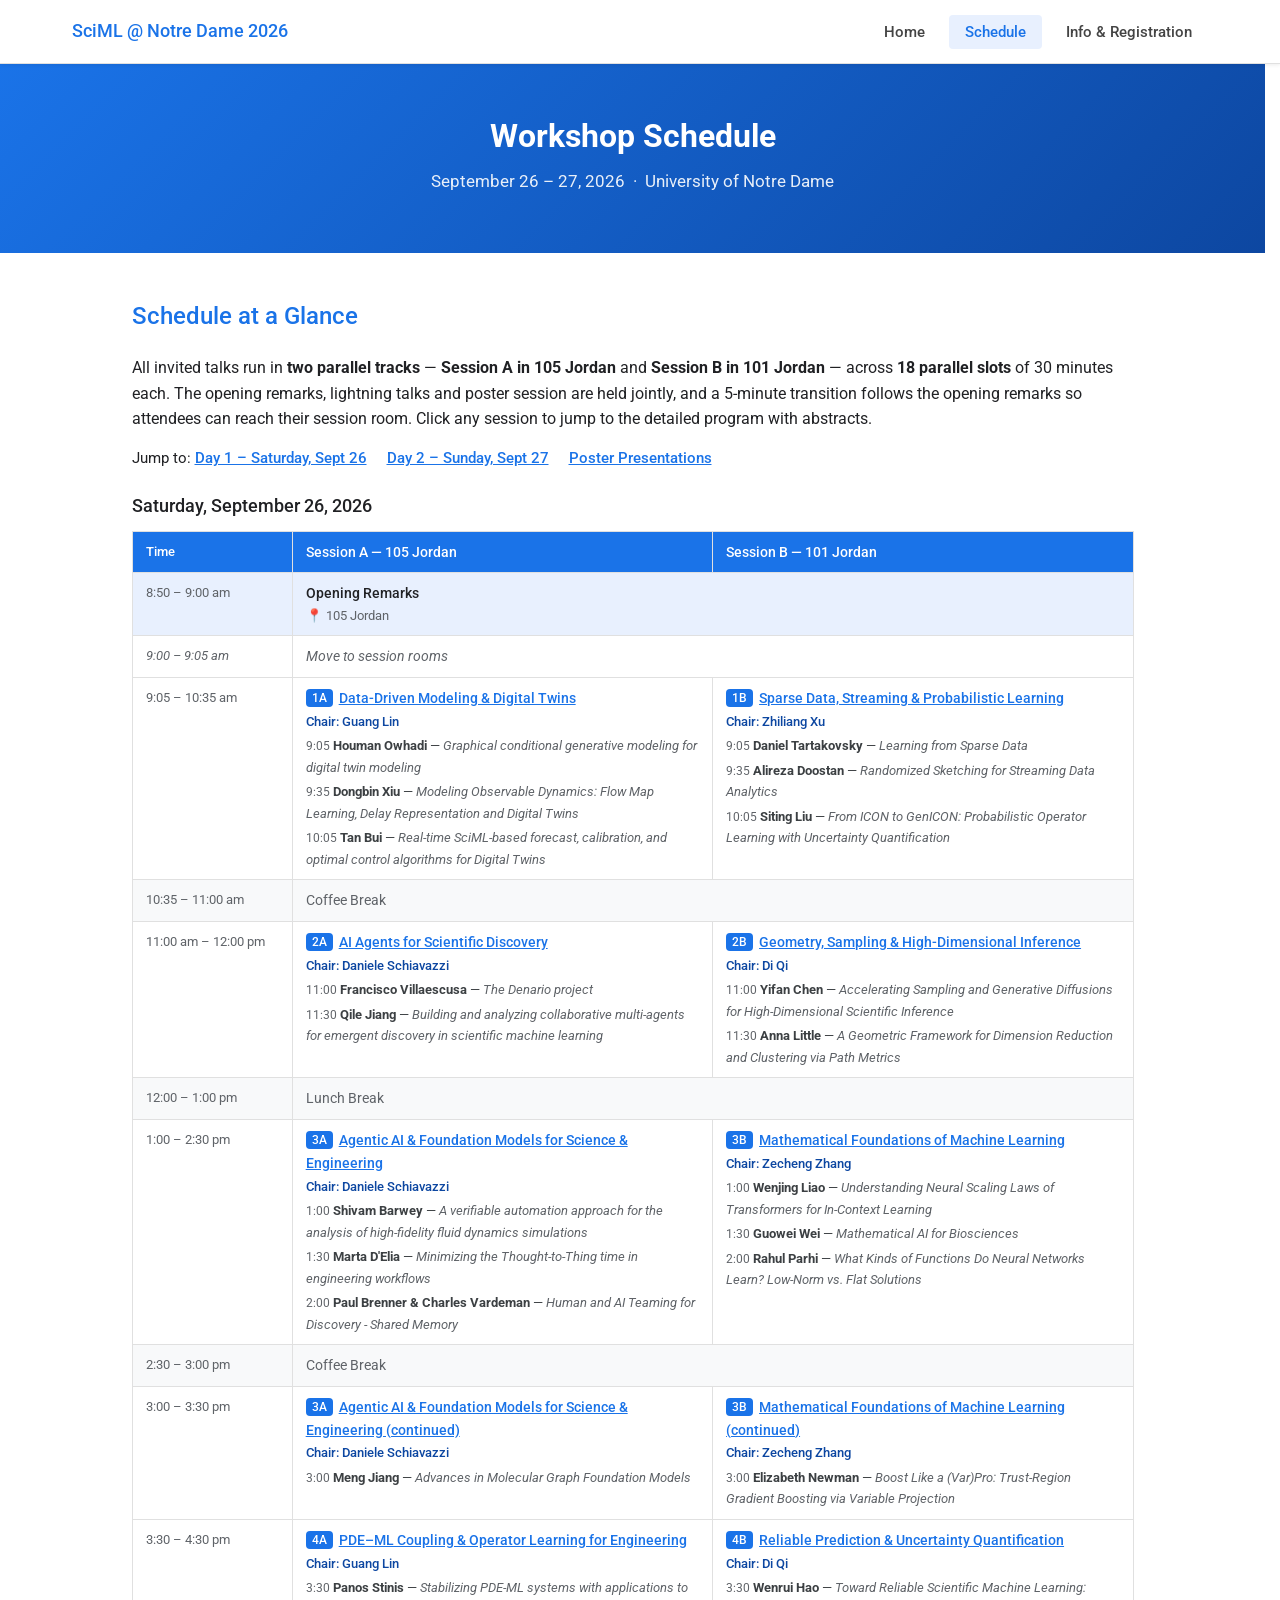
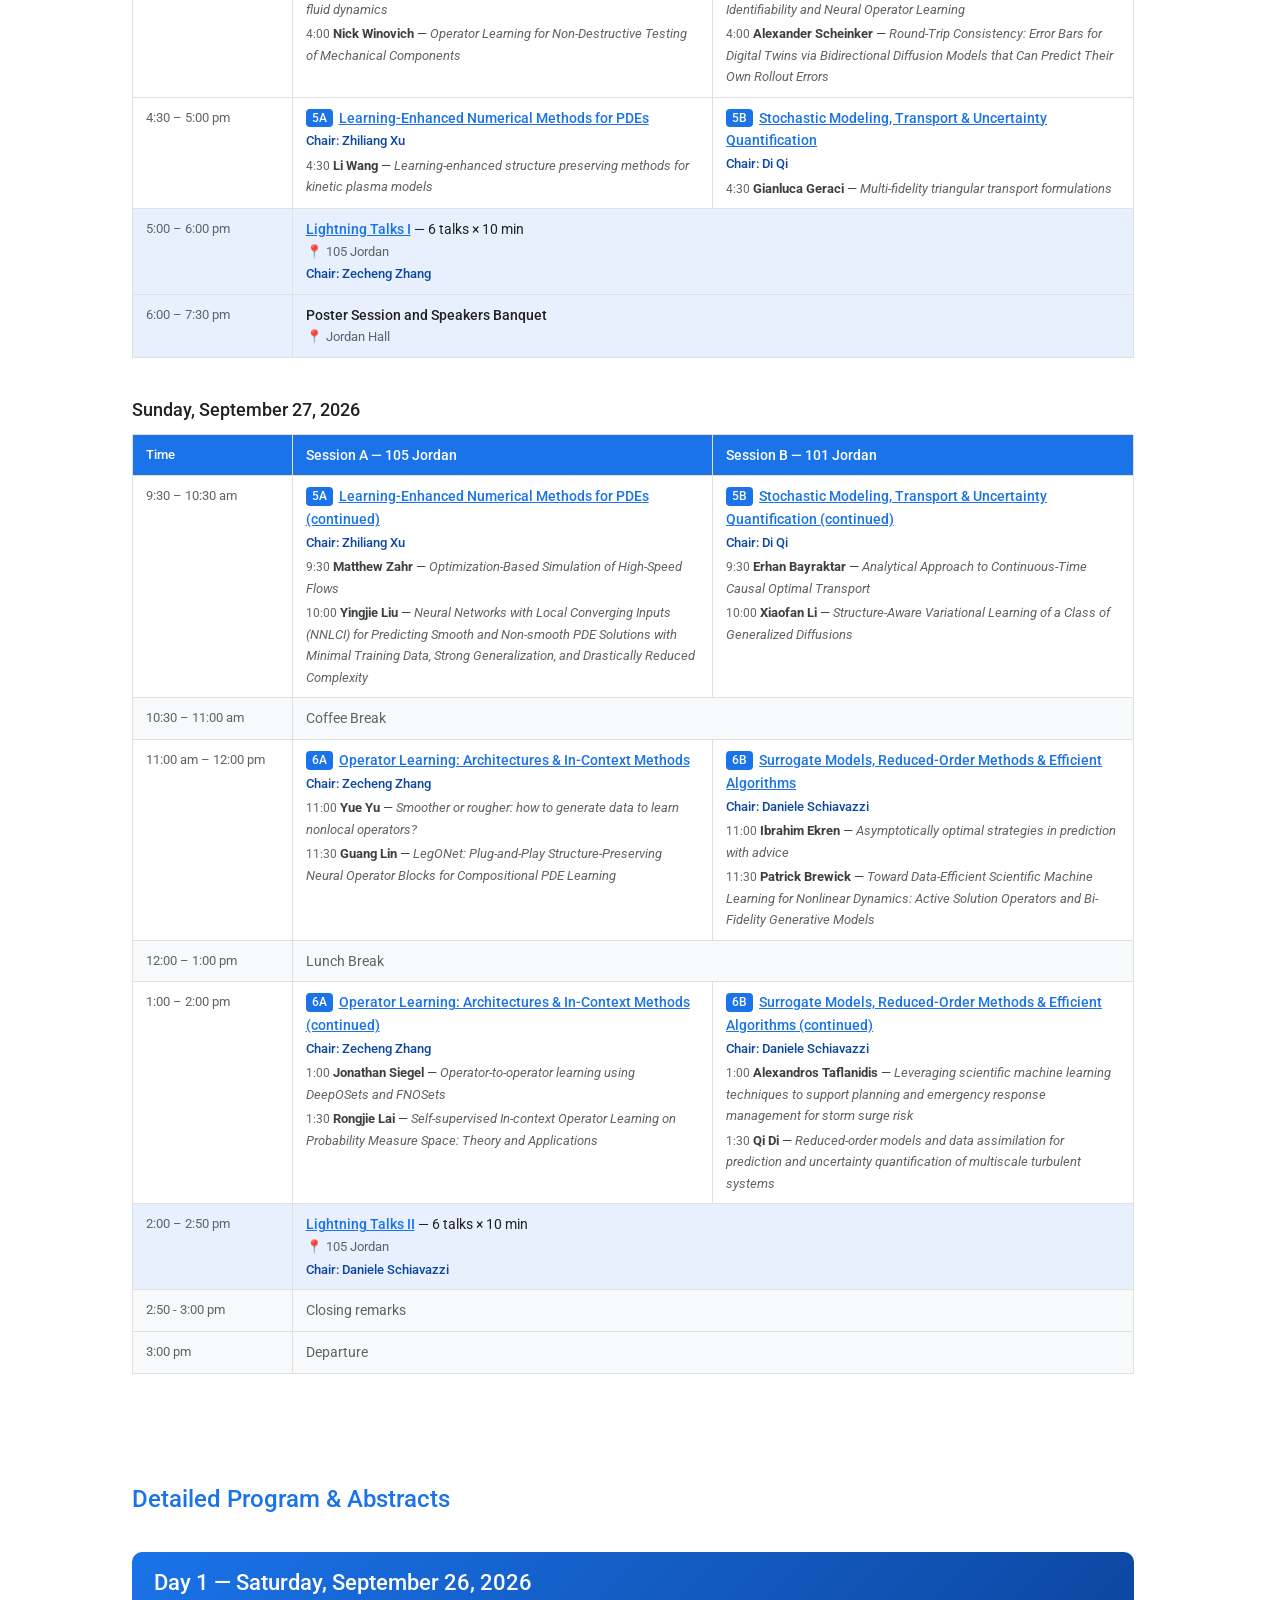
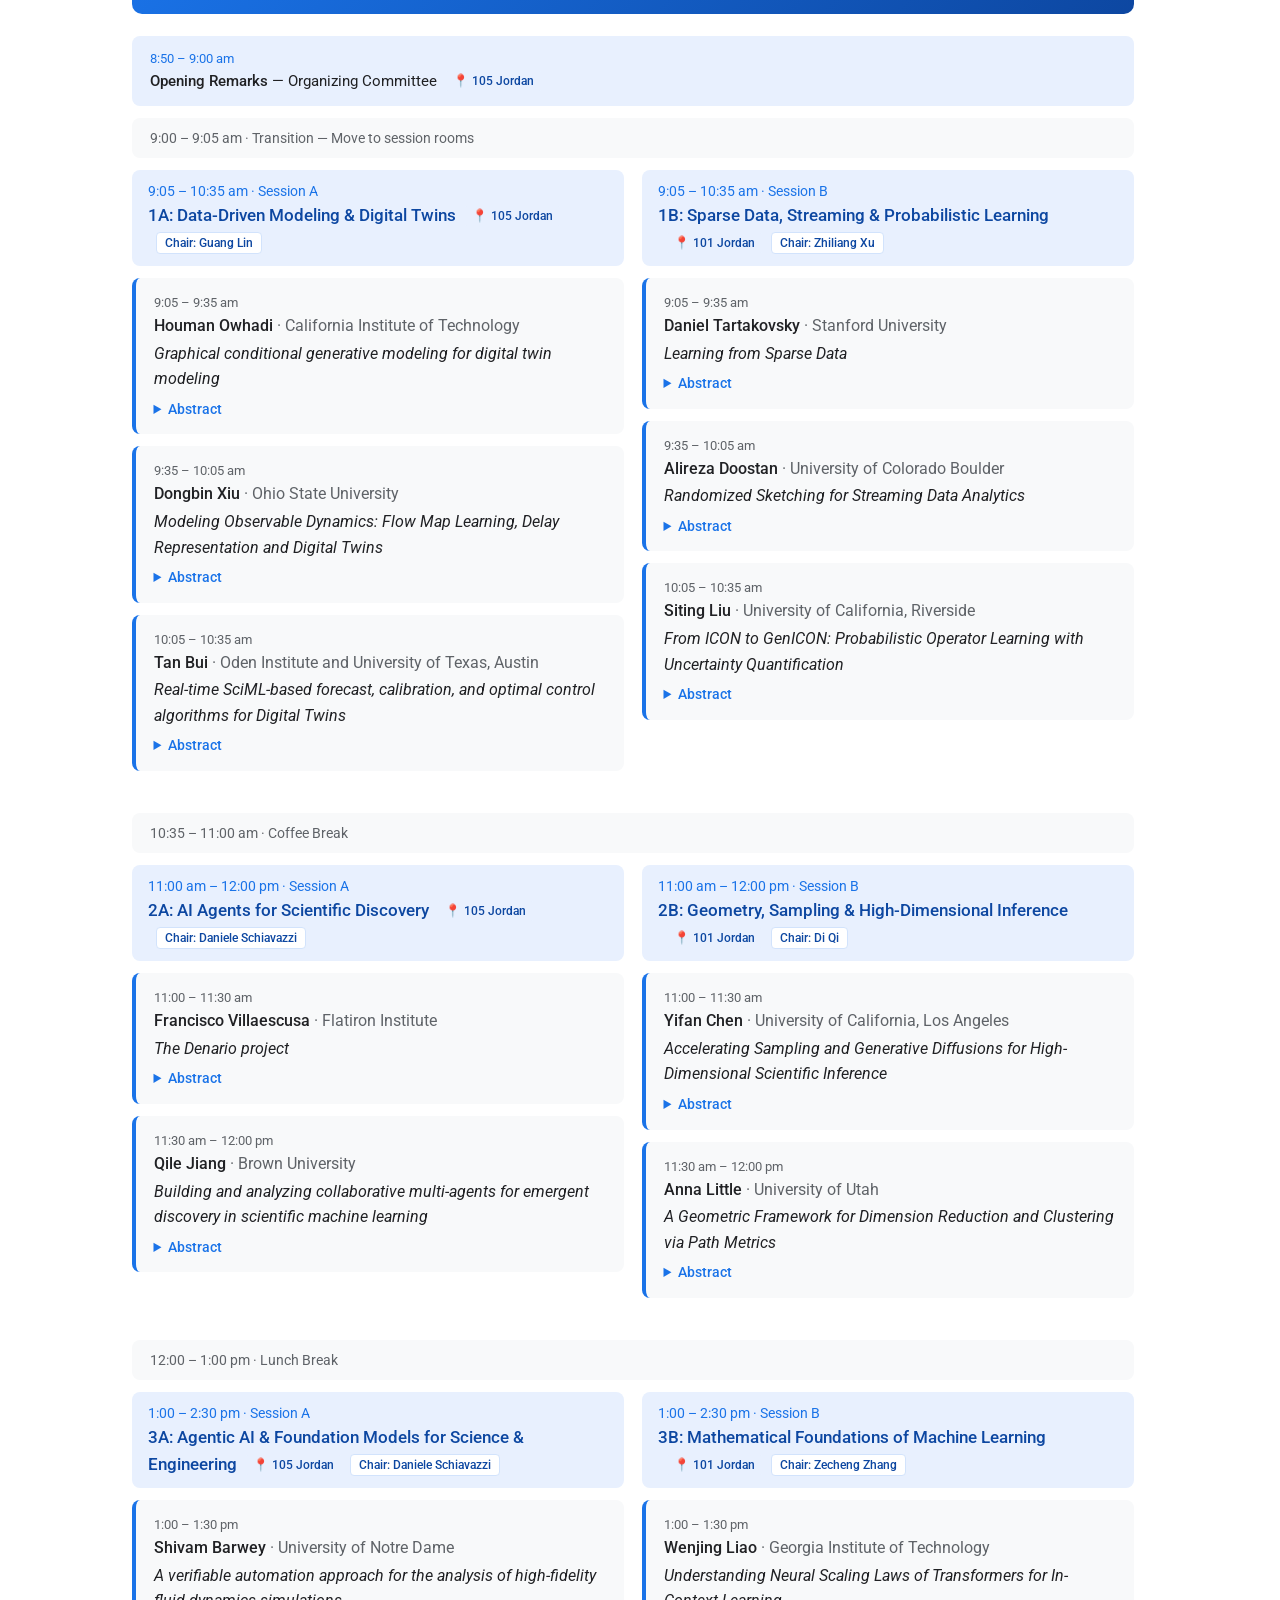
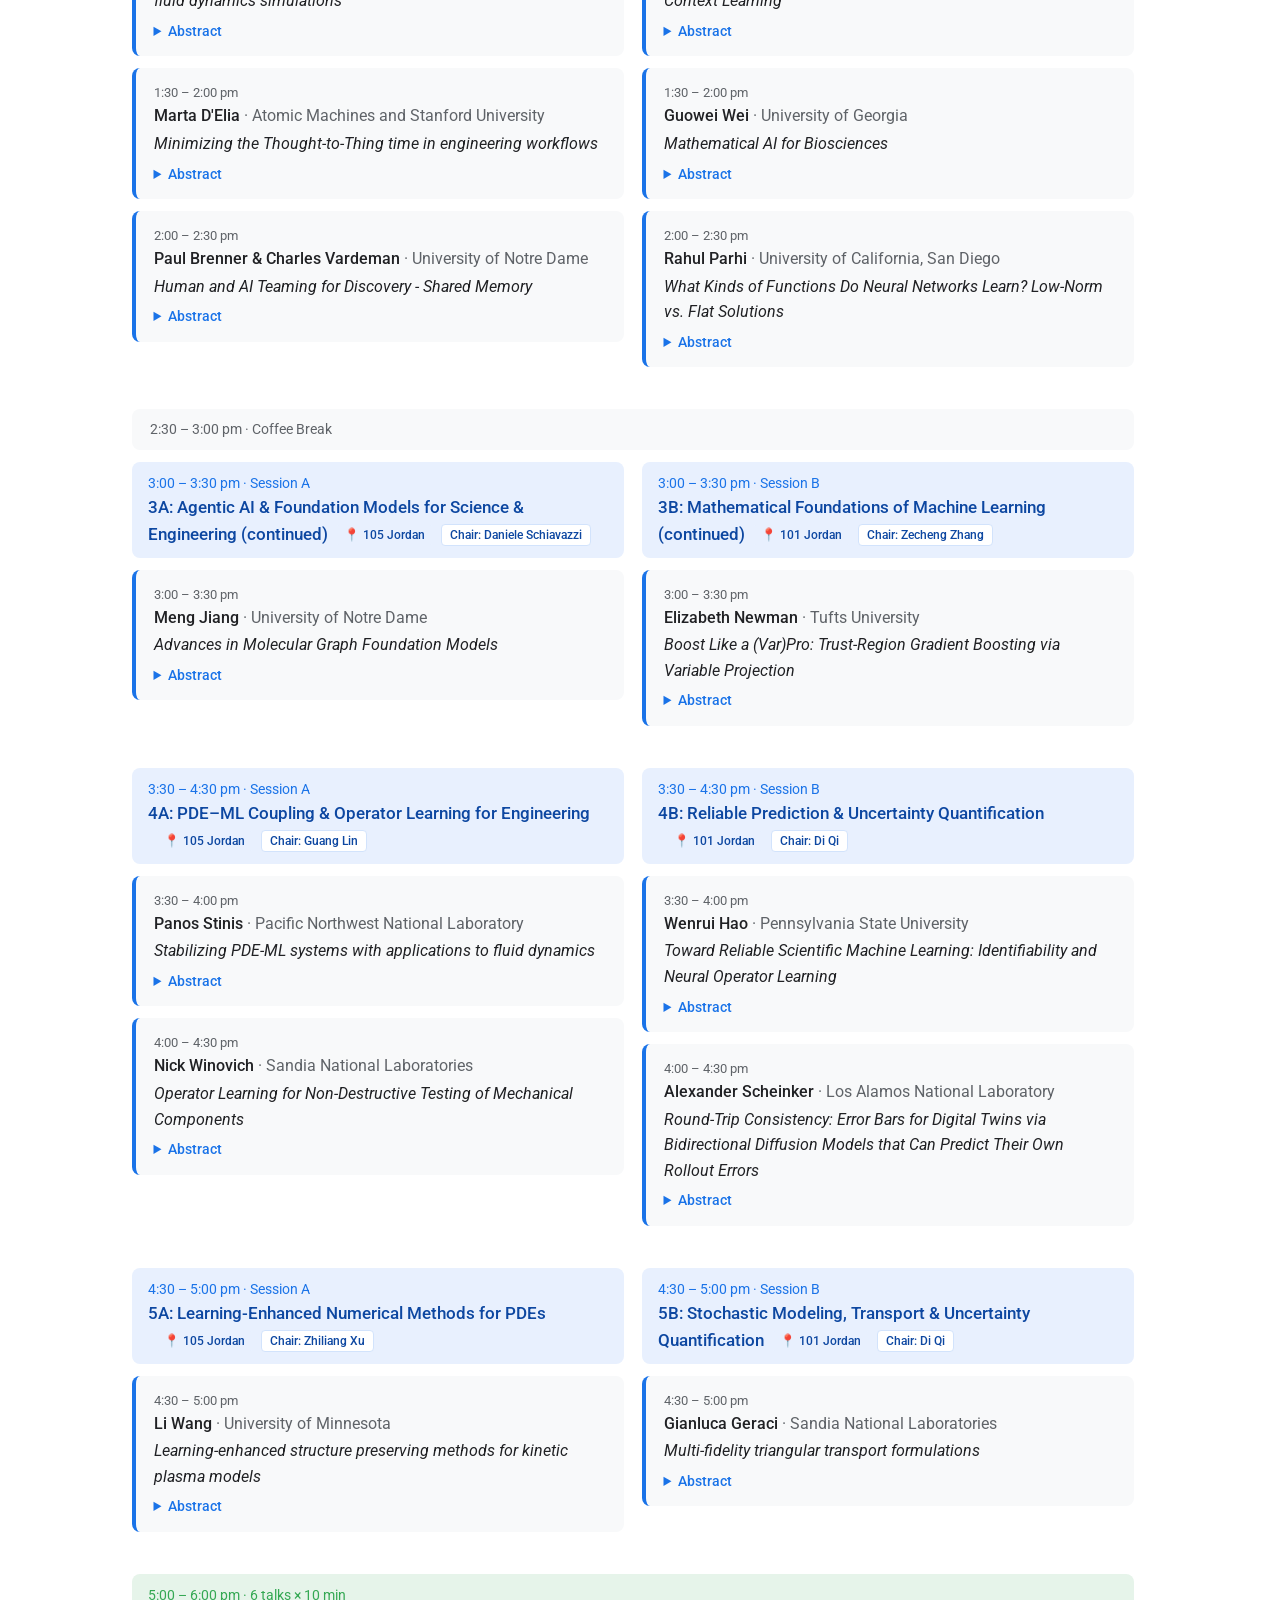
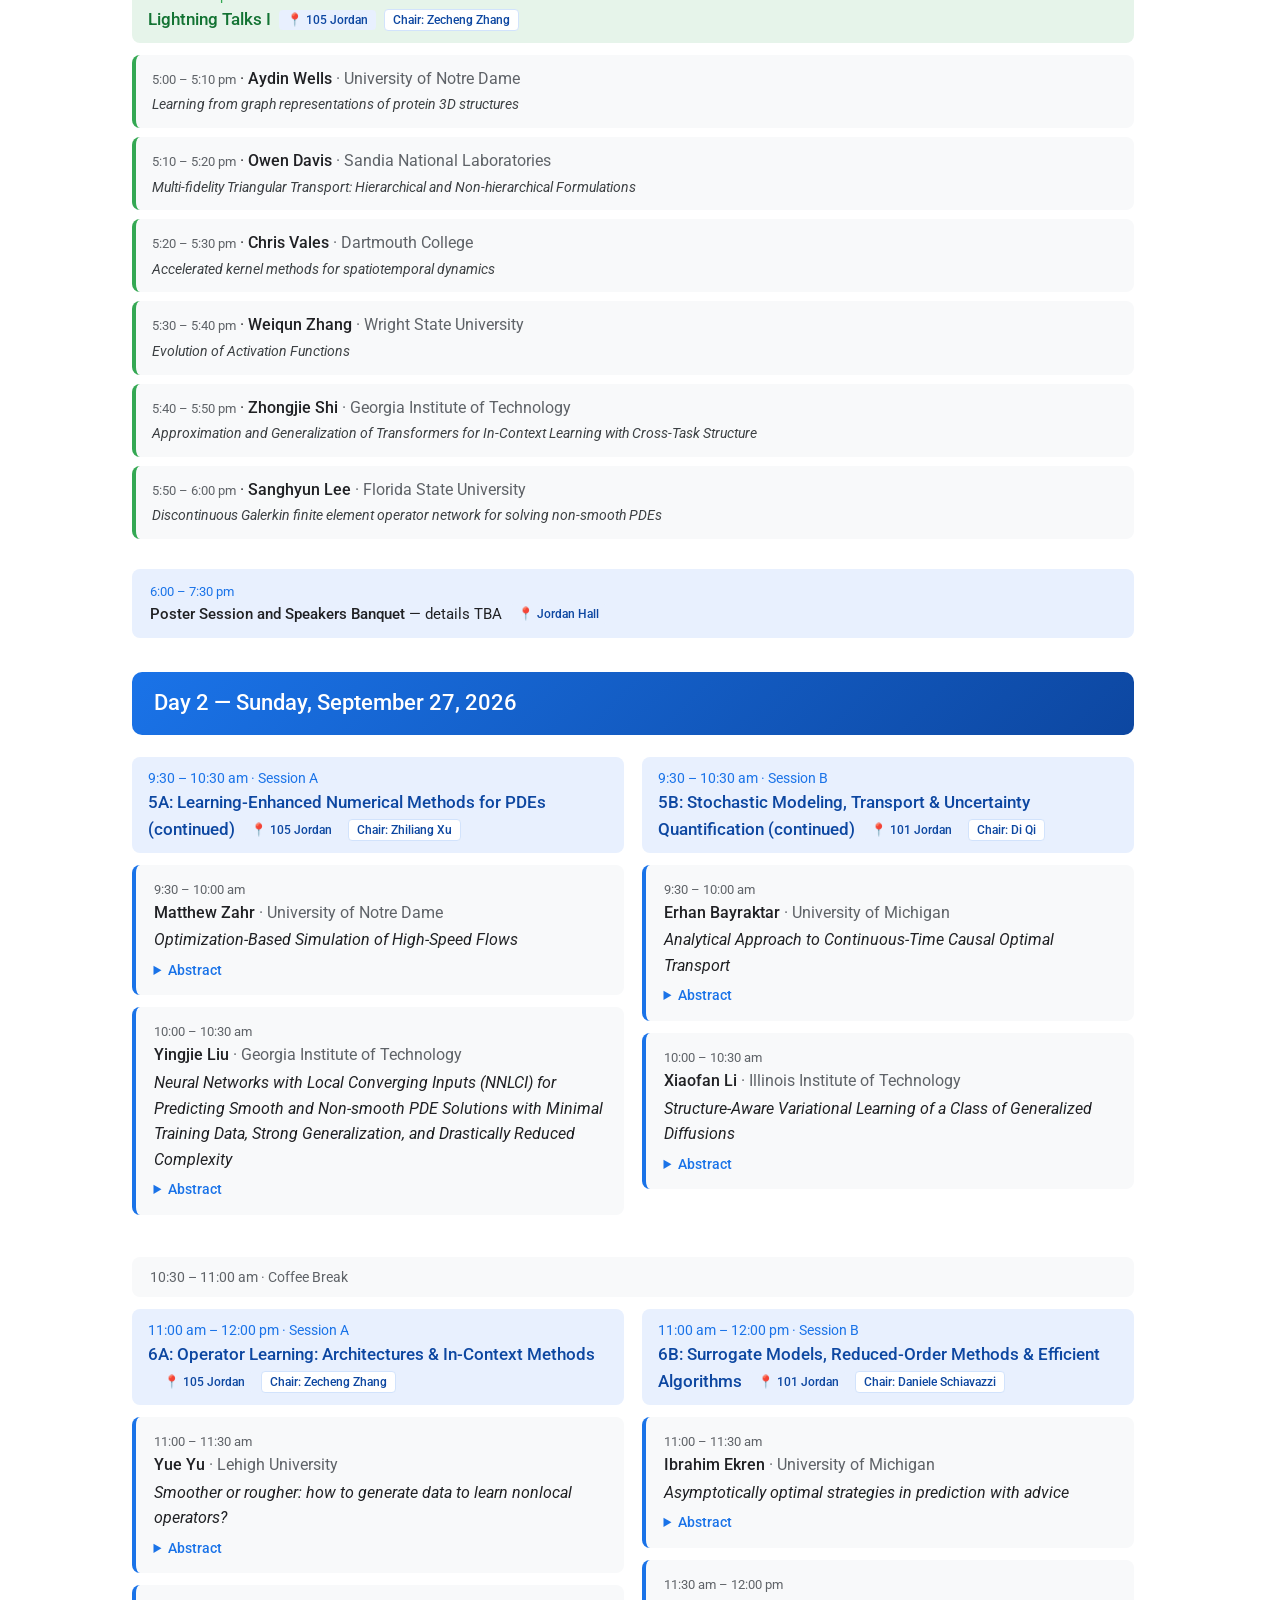
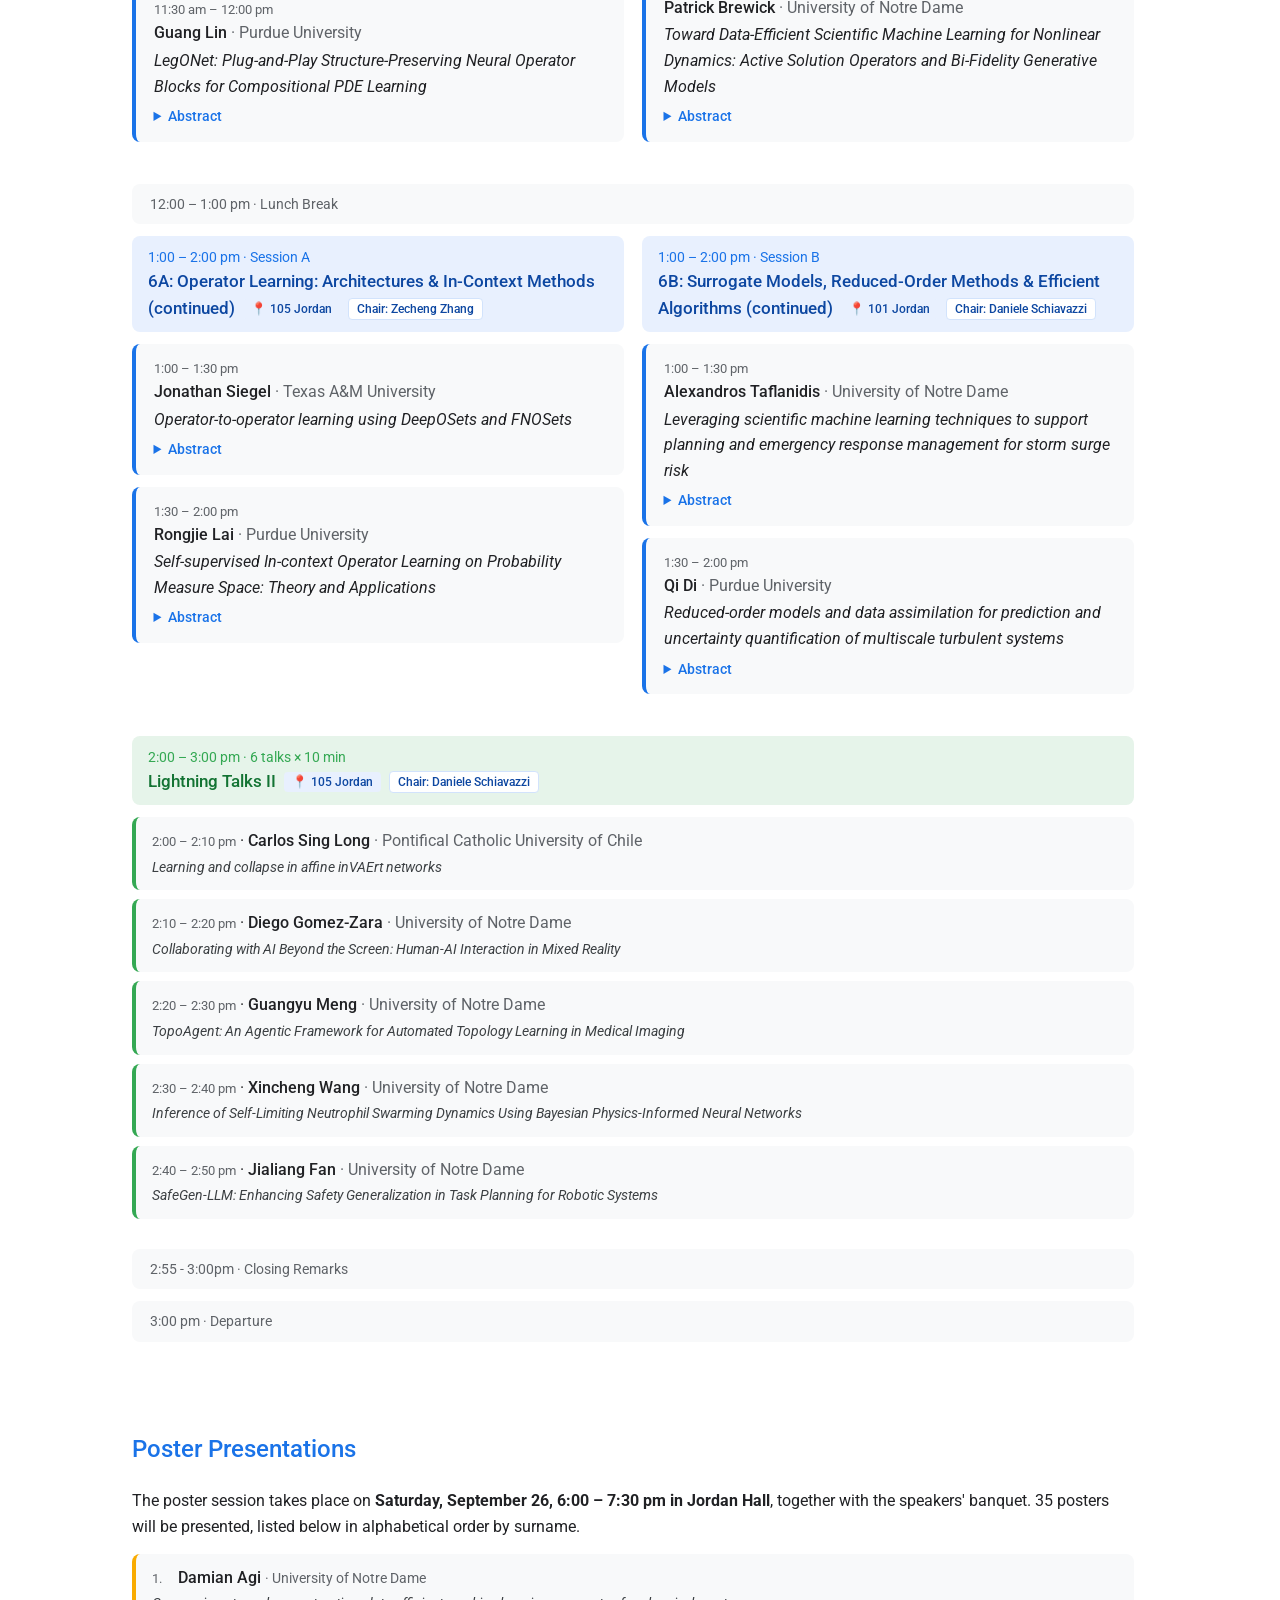
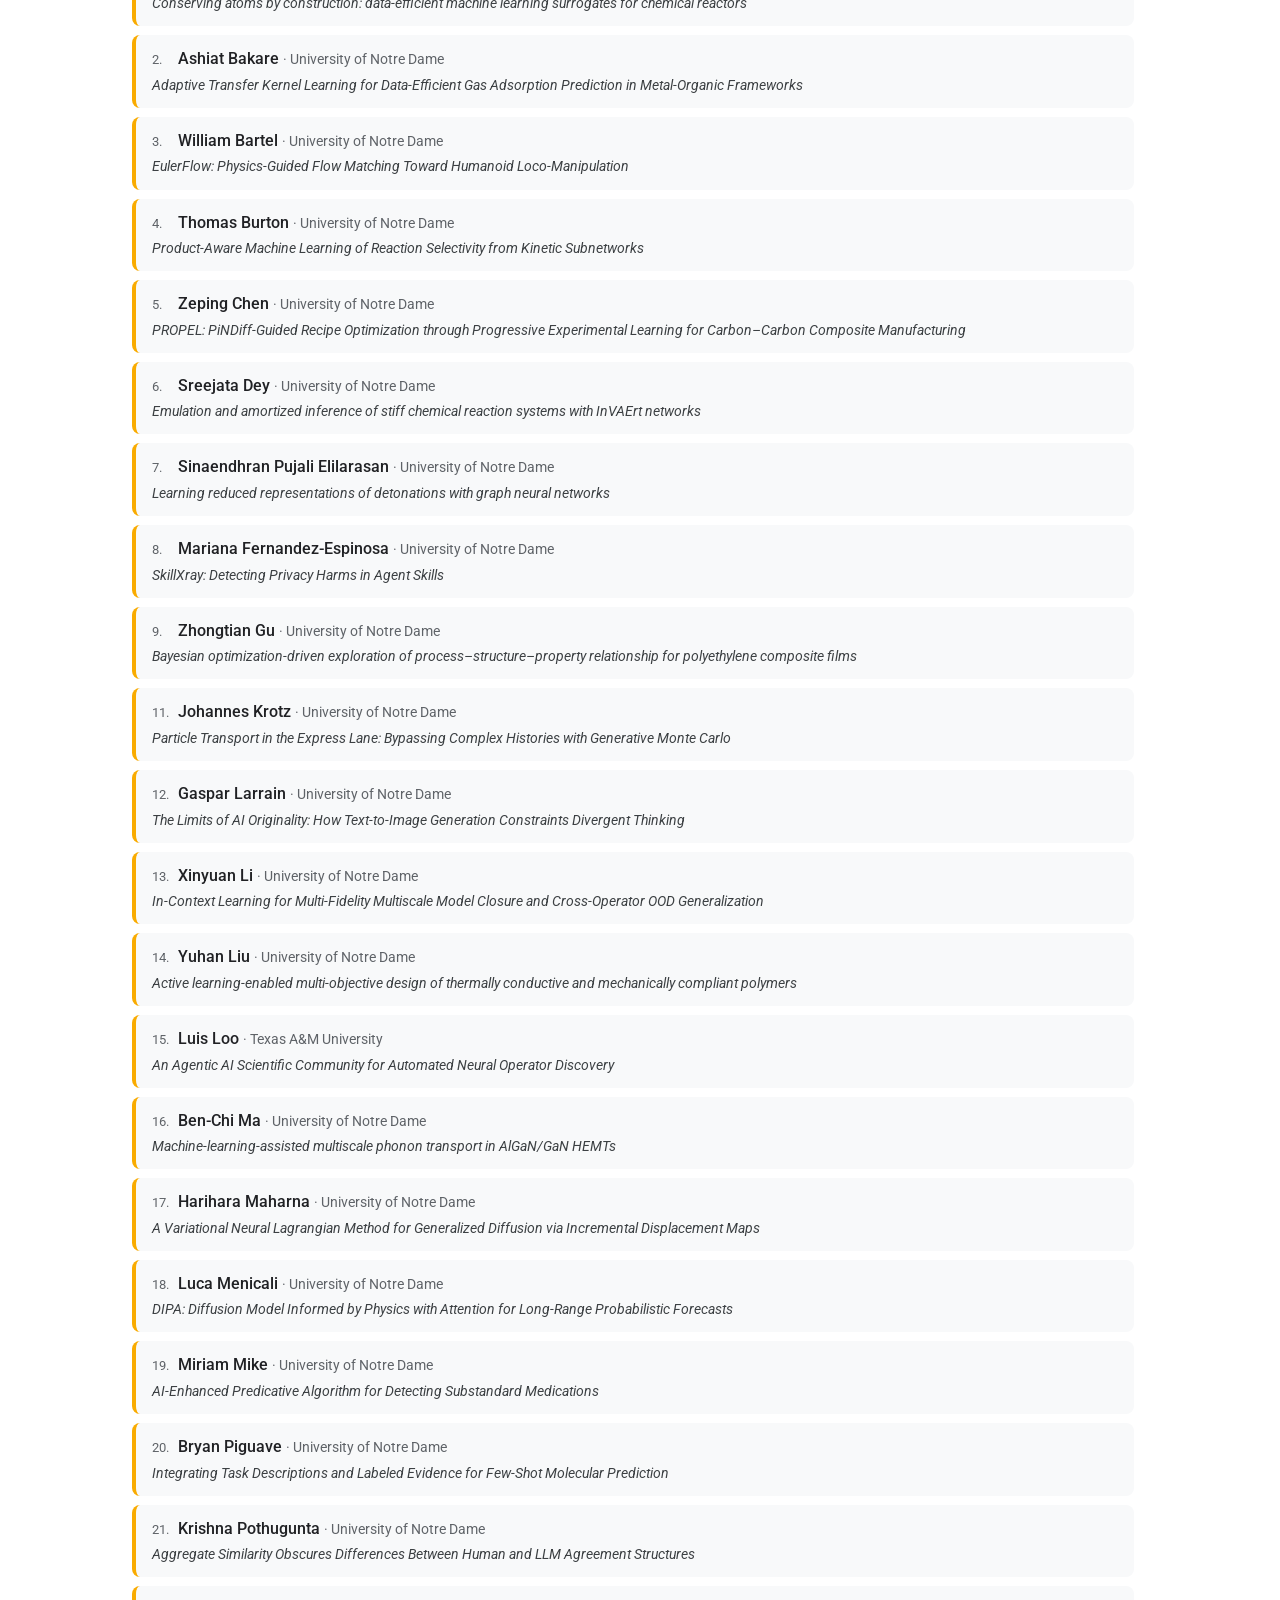
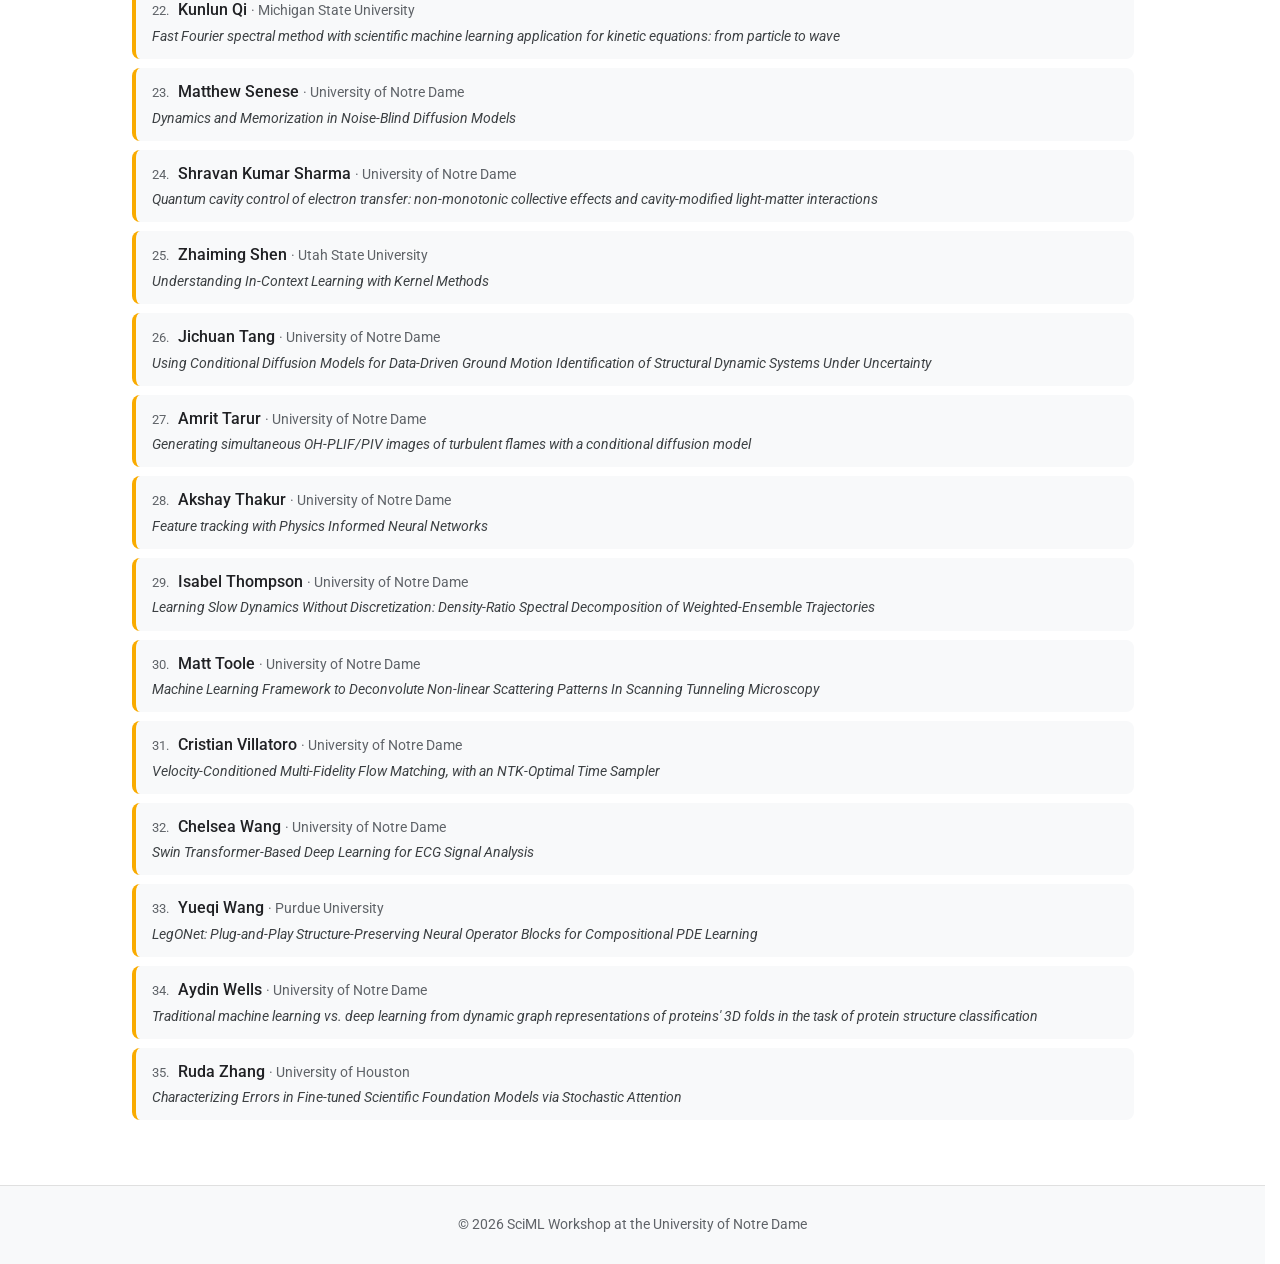
<file: schedule.html>
<!DOCTYPE html>
<html lang="en">
<head>
  <meta charset="UTF-8" />
  <meta name="viewport" content="width=device-width, initial-scale=1.0" />
  <title>Schedule – SciML Workshop Notre Dame 2026</title>
  <link href="https://fonts.googleapis.com/css2?family=Google+Sans:wght@400;500;700&family=Roboto:wght@300;400;500&display=swap" rel="stylesheet" />
  <style>
    html { overflow-y: scroll; scrollbar-gutter: stable; scroll-behavior: smooth; }
    *, *::before, *::after { box-sizing: border-box; margin: 0; padding: 0; }
    body { font-family: 'Roboto', 'Helvetica Neue', Arial, sans-serif; font-size: 16px; color: #202124; background: #fff; line-height: 1.6; padding-top: 64px; }
    a { color: #1a73e8; }
    a:hover { color: #0d47a1; }
    nav { position: fixed; top: 0; left: 0; right: 0; height: 64px; z-index: 100; background: #fff; border-bottom: 1px solid #e0e0e0; box-shadow: 0 1px 4px rgba(0,0,0,.08); }
    .nav-inner { max-width: 1200px; height: 100%; margin: 0 auto; padding: 0 32px; display: flex; align-items: center; justify-content: space-between; }
    .nav-logo { font-size: 1.1rem; font-weight: 500; color: #1a73e8; text-decoration: none; white-space: nowrap; }
    .nav-links { display: flex; gap: 8px; list-style: none; white-space: nowrap; margin: 0; padding: 0; }
    .nav-links li { margin: 0; }
    .nav-links a { padding: 8px 16px; border-radius: 4px; font-size: .95rem; font-weight: 500; color: #444; text-decoration: none; }
    .nav-links a:hover, .nav-links a.active { background: #e8f0fe; color: #1a73e8; }
    .hero { background: linear-gradient(135deg, #1a73e8 0%, #0d47a1 100%); color: #fff; text-align: center; padding: 52px 24px 44px; }
    .hero h1 { font-family: 'Google Sans', 'Roboto', sans-serif; font-weight: 700; max-width: 800px; margin: 0 auto 12px; line-height: 1.25; font-size: clamp(1.4rem, 3vw, 2rem); }
    .hero .event-meta { font-size: 1.05rem; opacity: .9; }
    .page { max-width: 1050px; margin: 0 auto; padding: 0 24px; }
    section { padding: 44px 0 32px; }
    h2 { font-family: 'Google Sans', 'Roboto', sans-serif; font-size: 1.5rem; font-weight: 500; color: #1a73e8; margin-bottom: 20px; }
    p { margin-bottom: 14px; }
    .chair { display: inline-block; background: #fff; border: 1px solid #d2e3fc; color: #0d47a1; font-size: .78rem; font-weight: 500; border-radius: 4px; padding: 0 8px; margin-left: 8px; vertical-align: 1px; white-space: nowrap; }
    table.glance .chairline { display: block; font-size: .8rem; color: #0d47a1; margin-top: 2px; font-weight: 500; }
    .poster-list { list-style: none; padding: 0; margin: 0; counter-reset: pnum; }
    .poster-list li { background: #f8f9fa; border-left: 4px solid #f9ab00; border-radius: 8px; padding: 11px 16px; margin-bottom: 9px; }
    .poster-list .p-num { display: inline-block; min-width: 26px; color: #5f6368; font-size: .8rem; }
    .poster-list .p-name { font-weight: 500; }
    .poster-list .p-affil { color: #5f6368; font-weight: 400; font-size: .9rem; }
    .poster-list .p-title { font-style: italic; font-size: .9rem; color: #3c4043; display: block; margin-top: 2px; }
    footer { background: #f8f9fa; border-top: 1px solid #e0e0e0; text-align: center; padding: 28px 24px; font-size: .85rem; color: #5f6368; margin-top: 24px; }

    .tentative-note { background: #fef7e0; border: 1px solid #f9e9b8; border-radius: 8px; padding: 14px 18px; font-size: .92rem; color: #5f4b00; margin: 26px 0 0; }
    .jump-links { margin-top: 14px; font-size: .95rem; }
    .jump-links a { margin-right: 16px; font-weight: 500; }

    /* ---- At-a-glance tables ---- */
    .glance-wrap { overflow-x: auto; }
    table.glance { width: 100%; border-collapse: collapse; font-size: .89rem; margin-bottom: 30px; min-width: 680px; }
    table.glance caption { text-align: left; font-family: 'Google Sans', 'Roboto', sans-serif; font-size: 1.1rem; font-weight: 500; color: #202124; padding: 8px 0 10px; }
    table.glance th, table.glance td { border: 1px solid #e0e0e0; padding: 9px 13px; vertical-align: top; text-align: left; width: 42%; }
    table.glance thead th { background: #1a73e8; color: #fff; font-weight: 500; }
    table.glance .time, table.glance th.time { white-space: nowrap; width: 16%; color: #5f6368; font-size: .84rem; }
    table.glance thead th.time { color: #fff; }
    table.glance tr.break td { background: #f8f9fa; color: #5f6368; }
    table.glance tr.special td { background: #e8f0fe; }
    table.glance tr.plenary td { background: #d7e6fc; }
    table.glance .sess { font-weight: 500; }
    table.glance .who { display: block; font-size: .83rem; color: #5f6368; }
    table.glance .code { display: inline-block; background: #1a73e8; color: #fff; font-size: .72rem; font-weight: 500; border-radius: 4px; padding: 0 6px; margin-right: 6px; vertical-align: 1px; }
    table.glance tr.plenary .code { background: #0d47a1; }

    /* ---- Detailed program ---- */
    .day-header { font-family: 'Google Sans', 'Roboto', sans-serif; font-size: 1.35rem; font-weight: 500; color: #fff; background: linear-gradient(135deg, #1a73e8 0%, #0d47a1 100%); border-radius: 10px; padding: 14px 22px; margin: 34px 0 22px; }
    .session-block { margin-bottom: 30px; }
    .session-title { font-family: 'Google Sans', 'Roboto', sans-serif; font-size: 1.05rem; font-weight: 500; color: #0d47a1; background: #e8f0fe; border-radius: 8px; padding: 10px 16px; margin-bottom: 12px; }
    .session-title.plenary { background: #d7e6fc; }
    .session-title .stime { color: #1a73e8; font-size: .86rem; font-weight: 400; display: block; }
    .talk { background: #f8f9fa; border-left: 4px solid #1a73e8; border-radius: 8px; padding: 14px 18px; margin-bottom: 12px; }
    .talk .ttime { font-size: .82rem; color: #5f6368; }
    .talk .tspeaker { font-weight: 500; }
    .talk .taffil { color: #5f6368; font-weight: 400; }
    .talk .ttitle { font-style: italic; margin: 2px 0 4px; }
    .talk details { margin-top: 6px; }
    .talk summary { cursor: pointer; color: #1a73e8; font-size: .88rem; font-weight: 500; }
    .talk details p { font-size: .9rem; color: #3c4043; margin: 8px 0 0; }
    .talk.tba { border-left-color: #9aa0a6; }
    .talk.tba .ttitle { color: #5f6368; }
    .event-card { background: #e8f0fe; border-radius: 8px; padding: 12px 18px; margin-bottom: 12px; font-size: .95rem; }
    .event-card .ttime { font-size: .82rem; color: #1a73e8; display: block; }
    .event-card .ename { font-weight: 500; }
    .break-card { background: #f8f9fa; border-radius: 8px; padding: 9px 18px; margin-bottom: 12px; font-size: .88rem; color: #5f6368; }
    .open-slot { background: #fff; border: 1px dashed #9aa0a6; border-radius: 8px; padding: 12px 18px; margin-bottom: 12px; font-size: .88rem; color: #5f6368; }
    .parallel { display: grid; grid-template-columns: 1fr 1fr; gap: 18px; }
    @media (max-width: 780px) { .parallel { grid-template-columns: 1fr; } }

    @media (max-width: 600px) {
      .nav-inner { padding: 0 16px; }
      .nav-logo { font-size: .95rem; }
    }
  
    .loc { display: inline-block; background: #e8f0fe; color: #0d47a1; font-size: .78rem; font-weight: 500; border-radius: 4px; padding: 0 8px; margin-left: 8px; vertical-align: 1px; white-space: nowrap; }
    table.glance .talkline { display: block; font-size: .84rem; color: #3c4043; margin-top: 3px; }
    table.glance .talkline .tl-time { color: #5f6368; font-size: .78rem; }
    table.glance .talkline i { color: #5f6368; }

    .lt-list { list-style: none; padding: 0; margin: 0; }
    .lt-list li { background: #f8f9fa; border-left: 4px solid #34a853; border-radius: 8px; padding: 11px 16px; margin-bottom: 9px; }
    .lt-list .lt-time { font-size: .8rem; color: #5f6368; }
    .lt-list .lt-name { font-weight: 500; }
    .lt-list .lt-affil { color: #5f6368; font-weight: 400; }
    .lt-list .lt-title { font-style: italic; font-size: .9rem; color: #3c4043; }
    .session-title.lightning { background: #e6f4ea; color: #137333; }
    .session-title.lightning .stime { color: #34a853; }
    .panel-card { background: #fef7e0; border-left: 4px solid #f9ab00; border-radius: 8px; padding: 14px 18px; margin-bottom: 12px; }
    .panel-card .ename { font-weight: 500; }
    .panel-card .ttime { font-size: .82rem; color: #5f6368; }
    .panel-card p { font-size: .9rem; color: #3c4043; margin: 6px 0 0; }
    table.glance tr.panel td { background: #fef7e0; }
    table.glance tr.trans td { background: #fff; color: #5f6368; font-style: italic; }
</style>
</head>
<body>

<nav>
  <div class="nav-inner">
    <a class="nav-logo" href="index.html">SciML @ Notre Dame 2026</a>
    <ul class="nav-links">
      <li><a href="index.html">Home</a></li>
      <li><a href="schedule.html" class="active">Schedule</a></li>
      <li><a href="information.html">Info &amp; Registration</a></li>
    </ul>
  </div>
</nav>

<div class="hero">
  <h1>Workshop Schedule</h1>
  <p class="event-meta">September 26 – 27, 2026 &nbsp;·&nbsp; University of Notre Dame</p>
</div>

<div class="page">

  <section id="overview">
    <h2>Schedule at a Glance</h2>
    <p>All invited talks run in <strong>two parallel tracks</strong> — <strong>Session A in 105 Jordan</strong> and
    <strong>Session B in 101 Jordan</strong> — across <strong>18 parallel slots</strong> of 30 minutes each.    
    The opening remarks, lightning talks and poster session are held jointly, and a
    5-minute transition follows the opening remarks so attendees can reach their session room.
    Click any session to jump to the detailed program with abstracts.</p>

<!--     <div class="tentative-note">
      ⚠ This schedule is <strong>tentative</strong> and subject to change. Talk order and track assignments will be
      finalized closer to the workshop.
    </div> -->
    <p class="jump-links">
      Jump to: <a href="#day1">Day 1 – Saturday, Sept 26</a> <a href="#day2">Day 2 – Sunday, Sept 27</a> <a href="#posters">Poster Presentations</a>
    </p>

    <div class="glance-wrap">
    <table class="glance">
      <caption>Saturday, September 26, 2026</caption>
      <thead>
        <tr><th class="time">Time</th><th>Session A — 105 Jordan</th><th>Session B — 101 Jordan</th></tr>
      </thead>
      <tbody>
        <tr class="special"><td class="time">8:50 – 9:00 am</td><td colspan="2"><span class="sess">Opening Remarks</span> <span class="who">📍 105 Jordan</span></td></tr>
        <tr class="trans"><td class="time">9:00 – 9:05 am</td><td colspan="2">Move to session rooms</td></tr>
        <tr>
          <td class="time">9:05 – 10:35 am</td>
          <td><a class="sess" href="#s1a"><span class="code">1A</span>Data-Driven Modeling &amp; Digital Twins</a><span class="chairline">Chair: Guang Lin</span><span class="talkline"><span class="tl-time">9:05</span> <b>Houman Owhadi</b> — <i>Graphical conditional generative modeling for digital twin modeling</i></span><span class="talkline"><span class="tl-time">9:35</span> <b>Dongbin Xiu</b> — <i>Modeling Observable Dynamics: Flow Map Learning, Delay Representation and Digital Twins</i></span><span class="talkline"><span class="tl-time">10:05</span> <b>Tan Bui</b> — <i>Real-time SciML-based forecast, calibration, and optimal control algorithms for Digital Twins</i></span></td>
          <td><a class="sess" href="#s1b"><span class="code">1B</span>Sparse Data, Streaming &amp; Probabilistic Learning</a><span class="chairline">Chair: Zhiliang Xu</span><span class="talkline"><span class="tl-time">9:05</span> <b>Daniel Tartakovsky</b> — <i>Learning from Sparse Data</i></span><span class="talkline"><span class="tl-time">9:35</span> <b>Alireza Doostan</b> — <i>Randomized Sketching for Streaming Data Analytics</i></span><span class="talkline"><span class="tl-time">10:05</span> <b>Siting Liu</b> — <i>From ICON to GenICON: Probabilistic Operator Learning with Uncertainty Quantification</i></span></td>
        </tr>
        <tr class="break"><td class="time">10:35 – 11:00 am</td><td colspan="2">Coffee Break</td></tr>
        <tr>
          <td class="time">11:00 am – 12:00 pm</td>
          <td><a class="sess" href="#s2a"><span class="code">2A</span>AI Agents for Scientific Discovery</a><span class="chairline">Chair: Daniele Schiavazzi</span><span class="talkline"><span class="tl-time">11:00</span> <b>Francisco Villaescusa</b> — <i>The Denario project</i></span><span class="talkline"><span class="tl-time">11:30</span> <b>Qile Jiang</b> — <i>Building and analyzing collaborative multi-agents for emergent discovery in scientific machine learning</i></span></td>
          <td><a class="sess" href="#s2b"><span class="code">2B</span>Geometry, Sampling &amp; High-Dimensional Inference</a><span class="chairline">Chair: Di Qi</span><span class="talkline"><span class="tl-time">11:00</span> <b>Yifan Chen</b> — <i>Accelerating Sampling and Generative Diffusions for High-Dimensional Scientific Inference</i></span><span class="talkline"><span class="tl-time">11:30</span> <b>Anna Little</b> — <i>A Geometric Framework for Dimension Reduction and Clustering via Path Metrics</i></span></td>
        </tr>
        <tr class="break"><td class="time">12:00 – 1:00 pm</td><td colspan="2">Lunch Break</td></tr>
        <tr>
          <td class="time">1:00 – 2:30 pm</td>
          <td><a class="sess" href="#s3a"><span class="code">3A</span>Agentic AI &amp; Foundation Models for Science &amp; Engineering</a><span class="chairline">Chair: Daniele Schiavazzi</span><span class="talkline"><span class="tl-time">1:00</span> <b>Shivam Barwey</b> — <i>A verifiable automation approach for the analysis of high-fidelity fluid dynamics simulations</i></span><span class="talkline"><span class="tl-time">1:30</span> <b>Marta D'Elia</b> — <i>Minimizing the Thought-to-Thing time in engineering workflows</i></span><span class="talkline"><span class="tl-time">2:00</span> <b>Paul Brenner &amp; Charles Vardeman</b> — <i>Human and AI Teaming for Discovery - Shared Memory</i></span></td>
          <td><a class="sess" href="#s3b"><span class="code">3B</span>Mathematical Foundations of Machine Learning</a><span class="chairline">Chair: Zecheng Zhang</span><span class="talkline"><span class="tl-time">1:00</span> <b>Wenjing Liao</b> — <i>Understanding Neural Scaling Laws of Transformers for In-Context Learning</i></span><span class="talkline"><span class="tl-time">1:30</span> <b>Guowei Wei</b> — <i>Mathematical AI for Biosciences</i></span><span class="talkline"><span class="tl-time">2:00</span> <b>Rahul Parhi</b> — <i>What Kinds of Functions Do Neural Networks Learn? Low-Norm vs. Flat Solutions</i></span></td>
        </tr>
        <tr class="break"><td class="time">2:30 – 3:00 pm</td><td colspan="2">Coffee Break</td></tr>
        <tr>
          <td class="time">3:00 – 3:30 pm</td>
          <td><a class="sess" href="#s3a-cont"><span class="code">3A</span>Agentic AI &amp; Foundation Models for Science &amp; Engineering (continued)</a><span class="chairline">Chair: Daniele Schiavazzi</span><span class="talkline"><span class="tl-time">3:00</span> <b>Meng Jiang</b> — <i>Advances in Molecular Graph Foundation Models</i></span></td>
          <td><a class="sess" href="#s3b-cont"><span class="code">3B</span>Mathematical Foundations of Machine Learning (continued)</a><span class="chairline">Chair: Zecheng Zhang</span><span class="talkline"><span class="tl-time">3:00</span> <b>Elizabeth Newman</b> — <i>Boost Like a (Var)Pro: Trust-Region Gradient Boosting via Variable Projection</i></span></td>
        </tr>
        <tr>
          <td class="time">3:30 – 4:30 pm</td>
          <td><a class="sess" href="#s4a"><span class="code">4A</span>PDE–ML Coupling &amp; Operator Learning for Engineering</a><span class="chairline">Chair: Guang Lin</span><span class="talkline"><span class="tl-time">3:30</span> <b>Panos Stinis</b> — <i>Stabilizing PDE-ML systems with applications to fluid dynamics</i></span><span class="talkline"><span class="tl-time">4:00</span> <b>Nick Winovich</b> — <i>Operator Learning for Non-Destructive Testing of Mechanical Components</i></span></td>
          <td><a class="sess" href="#s4b"><span class="code">4B</span>Reliable Prediction &amp; Uncertainty Quantification</a><span class="chairline">Chair: Di Qi</span><span class="talkline"><span class="tl-time">3:30</span> <b>Wenrui Hao</b> — <i>Toward Reliable Scientific Machine Learning: Identifiability and Neural Operator Learning</i></span><span class="talkline"><span class="tl-time">4:00</span> <b>Alexander Scheinker</b> — <i>Round-Trip Consistency: Error Bars for Digital Twins via Bidirectional Diffusion Models that Can Predict Their Own Rollout Errors</i></span></td>
        </tr>
        <tr>
          <td class="time">4:30 – 5:00 pm</td>
          <td><a class="sess" href="#s5a"><span class="code">5A</span>Learning-Enhanced Numerical Methods for PDEs</a><span class="chairline">Chair: Zhiliang Xu</span><span class="talkline"><span class="tl-time">4:30</span> <b>Li Wang</b> — <i>Learning-enhanced structure preserving methods for kinetic plasma models</i></span></td>
          <td><a class="sess" href="#s5b"><span class="code">5B</span>Stochastic Modeling, Transport &amp; Uncertainty Quantification</a><span class="chairline">Chair: Di Qi</span><span class="talkline"><span class="tl-time">4:30</span> <b>Gianluca Geraci</b> — <i>Multi-fidelity triangular transport formulations</i></span></td>
        </tr>
        <tr class="special"><td class="time">5:00 – 6:00 pm</td><td colspan="2"><a class="sess" href="#lt1">Lightning Talks I</a> — 6 talks × 10 min <span class="who">📍 105 Jordan</span><span class="chairline">Chair: Zecheng Zhang</span></td></tr>
        <tr class="special"><td class="time">6:00 – 7:30 pm</td><td colspan="2"><span class="sess">Poster Session and Speakers Banquet</span> <span class="who">📍 Jordan Hall</span></td></tr>
      </tbody>
    </table>
    </div>

    <div class="glance-wrap">
    <table class="glance">
      <caption>Sunday, September 27, 2026</caption>
      <thead>
        <tr><th class="time">Time</th><th>Session A — 105 Jordan</th><th>Session B — 101 Jordan</th></tr>
      </thead>
      <tbody>
        <tr>
          <td class="time">9:30 – 10:30 am</td>
          <td><a class="sess" href="#s5a-cont"><span class="code">5A</span>Learning-Enhanced Numerical Methods for PDEs (continued)</a><span class="chairline">Chair: Zhiliang Xu</span><span class="talkline"><span class="tl-time">9:30</span> <b>Matthew Zahr</b> — <i>Optimization-Based Simulation of High-Speed Flows</i></span><span class="talkline"><span class="tl-time">10:00</span> <b>Yingjie Liu</b> — <i>Neural Networks with Local Converging Inputs (NNLCI) for Predicting Smooth and Non-smooth PDE Solutions with Minimal Training Data, Strong Generalization, and Drastically Reduced Complexity</i></span></td>
          <td><a class="sess" href="#s5b-cont"><span class="code">5B</span>Stochastic Modeling, Transport &amp; Uncertainty Quantification (continued)</a><span class="chairline">Chair: Di Qi</span><span class="talkline"><span class="tl-time">9:30</span> <b>Erhan Bayraktar</b> — <i>Analytical Approach to Continuous-Time Causal Optimal Transport</i></span><span class="talkline"><span class="tl-time">10:00</span> <b>Xiaofan Li</b> — <i>Structure-Aware Variational Learning of a Class of Generalized Diffusions</i></span></td>
        </tr>
        <tr class="break"><td class="time">10:30 – 11:00 am</td><td colspan="2">Coffee Break</td></tr>
        <tr>
          <td class="time">11:00 am – 12:00 pm</td>
          <td><a class="sess" href="#s6a"><span class="code">6A</span>Operator Learning: Architectures &amp; In-Context Methods</a><span class="chairline">Chair: Zecheng Zhang</span><span class="talkline"><span class="tl-time">11:00</span> <b>Yue Yu</b> — <i>Smoother or rougher: how to generate data to learn nonlocal operators?</i></span><span class="talkline"><span class="tl-time">11:30</span> <b>Guang Lin</b> — <i>LegONet: Plug-and-Play Structure-Preserving Neural Operator Blocks for Compositional PDE Learning</i></span></td>
          <td><a class="sess" href="#s6b"><span class="code">6B</span>Surrogate Models, Reduced-Order Methods &amp; Efficient Algorithms</a><span class="chairline">Chair: Daniele Schiavazzi</span><span class="talkline"><span class="tl-time">11:00</span> <b>Ibrahim Ekren</b> — <i>Asymptotically optimal strategies in prediction with advice</i></span><span class="talkline"><span class="tl-time">11:30</span> <b>Patrick Brewick</b> — <i>Toward Data-Efficient Scientific Machine Learning for Nonlinear Dynamics: Active Solution Operators and Bi-Fidelity Generative Models</i></span></td>
        </tr>
        <tr class="break"><td class="time">12:00 – 1:00 pm</td><td colspan="2">Lunch Break</td></tr>
        <tr>
          <td class="time">1:00 – 2:00 pm</td>
          <td><a class="sess" href="#s6a-cont"><span class="code">6A</span>Operator Learning: Architectures &amp; In-Context Methods (continued)</a><span class="chairline">Chair: Zecheng Zhang</span><span class="talkline"><span class="tl-time">1:00</span> <b>Jonathan Siegel</b> — <i>Operator-to-operator learning using DeepOSets and FNOSets</i></span><span class="talkline"><span class="tl-time">1:30</span> <b>Rongjie Lai</b> — <i>Self-supervised In-context Operator Learning on Probability Measure Space: Theory and Applications</i></span></td>
          <td><a class="sess" href="#s6b-cont"><span class="code">6B</span>Surrogate Models, Reduced-Order Methods &amp; Efficient Algorithms (continued)</a><span class="chairline">Chair: Daniele Schiavazzi</span><span class="talkline"><span class="tl-time">1:00</span> <b>Alexandros Taflanidis</b> — <i>Leveraging scientific machine learning techniques to support planning and emergency response management for storm surge risk</i></span><span class="talkline"><span class="tl-time">1:30</span> <b>Qi Di</b> — <i>Reduced-order models and data assimilation for prediction and uncertainty quantification of multiscale turbulent systems</i></span></td>
        </tr>
        <tr class="special"><td class="time">2:00 – 2:50 pm</td><td colspan="2"><a class="sess" href="#lt2">Lightning Talks II</a> — 6 talks × 10 min <span class="who">📍 105 Jordan</span><span class="chairline">Chair: Daniele Schiavazzi</span></td></tr>
        <tr class="break"><td class="time">2:50 - 3:00 pm</td><td colspan="2">Closing remarks</td></tr>
        <tr class="break"><td class="time">3:00 pm</td><td colspan="2">Departure</td></tr>
      </tbody>
    </table>
    </div>
  </section>

  <section id="detailed">
    <h2>Detailed Program &amp; Abstracts</h2>

    <div class="day-header" id="day1">Day 1 — Saturday, September 26, 2026</div>

    <div class="event-card"><span class="ttime">8:50 – 9:00 am</span><span class="ename">Opening Remarks</span> — Organizing Committee<span class="loc">📍 105 Jordan</span></div>

    <div class="break-card">9:00 – 9:05 am · Transition — Move to session rooms</div>

    <div class="parallel">
      <div class="session-block" id="s1a">
        <div class="session-title"><span class="stime">9:05 – 10:35 am · Session A</span>1A: Data-Driven Modeling &amp; Digital Twins<span class="loc">📍 105 Jordan</span><span class="chair">Chair: Guang Lin</span></div>

        <div class="talk">
          <div class="ttime">9:05 – 9:35 am</div>
          <div class="tspeaker">Houman Owhadi <span class="taffil">· California Institute of Technology</span></div>
          <div class="ttitle">Graphical conditional generative modeling for digital twin modeling</div>
          <details><summary>Abstract</summary>
            <p>Digital twin modeling, including control and data assimilation under model uncertainty, often faces an open-ended fidelity problem: adding variables, data streams, and time scales can indefinitely increase model complexity, ultimately producing systems that are difficult to maintain, validate, interpret, and use for stress or safety testing. As an alternative, one can seek parsimonious stochastic surrogate models built only on the variables needed to describe the relevant quantities of interest. We introduce a framework for discovering such variables from observational data by identifying which candidate inputs influence the full conditional law of a target quantity, rather than only its conditional mean. This distinction is essential in stochastic, coarse-grained, or partially observed systems, where dependencies may appear through changes in variability, tail behavior, multimodality, or uncertainty rather than through deterministic functional relationships. The framework couples conditional generative modeling, which learns the conditional distribution of the target given candidate inputs, with Gaussian-process-based analysis of variance (through kernel mode decomposition), which enables iterative pruning of non-influential inputs and interpretable structure discovery. In control settings, the resulting surrogate can be interpreted as a learned Markov decision process: the method identifies not only a transition model, but also the state, action, and memory variables needed to make the learned dynamics effectively Markovian. Across examples involving stochastic dynamical systems, missing variables, PDE control, reinforcement learning, and financial data, the discovered structures yield interpretable stochastic surrogates whose downstream performance is comparable to models trained on the full variable set. This talk is based on joint work with Zongren Zou, Theo Bourdais and Ricardo Baptista.</p>
          </details>
        </div>

        <div class="talk">
          <div class="ttime">9:35 – 10:05 am</div>
          <div class="tspeaker">Dongbin Xiu <span class="taffil">· Ohio State University</span></div>
          <div class="ttitle">Modeling Observable Dynamics: Flow Map Learning, Delay Representation and Digital Twins</div>
          <details><summary>Abstract</summary>
            <p>We present a mathematical and numerical framework for modeling dynamics of observables in complex systems, termed Flow Map Learning (FML). The method constructs discrete-time evolution operators directly from data, enabling accurate prediction of the observables dynamics without the need to solve the underlying governing equations. We establish that, for a broad class of systems, observable dynamics admit finite-dimensional delay representations, leading to closed evolution equations with minimal memory. This perspective provides a foundation for incorporating temporal dependence in data-driven models and fast predictions of observable dynamics, particularly for Digital Twin applications where real-time prediction and control are critical. We then present various numerical examples to demonstrate the efficacy of FML for long-time prediction of observable dynamics.</p>
          </details>
        </div>

        <div class="talk">
          <div class="ttime">10:05 – 10:35 am</div>
          <div class="tspeaker">Tan Bui <span class="taffil">· Oden Institute and University of Texas, Austin</span></div>
          <div class="ttitle">Real-time SciML-based forecast, calibration, and optimal control algorithms for Digital Twins</div>
          <details><summary>Abstract</summary>
            <p>Digital twins (DTs) are high-fidelity virtual representations of physical systems and processes. At their foundation lie mathematical and physical models that describe system behavior across multiple spatial and temporal scales. A central purpose of DTs is to enable “what-if” analyses through hypothetical simulations, supporting lifecycle monitoring, parameter calibration against observational data, and systematic uncertainty quantification (UQ). For DTs to serve as a reliable basis for real-time forecasting, optimization, and decision-making, they must reconcile two traditionally competing requirements: mathematical rigor and physical fidelity, and computational efficiency at scale. This has motivated a new generation of approaches that combine classical tools from numerical analysis, partial differential equations, inverse problems, and optimization with the expressive power of Scientific Machine Learning (SciML). In this talk, I will outline a principled pathway from traditional computational mathematics to rigorously grounded SciML. I will then present recent Scientific Deep Learning (SciDL) methods for forward modeling, inverse and calibration problems, and uncertainty quantification, emphasizing mathematical structure, stability, and generalization. Both theoretical results and numerical demonstrations will be shown for representative problems governed by transport, heat, Burgers, Euler (including transonic and hypersonic regimes), and Navier–Stokes equations.</p>
          </details>
        </div>
      </div>
      <div class="session-block" id="s1b">
        <div class="session-title"><span class="stime">9:05 – 10:35 am · Session B</span>1B: Sparse Data, Streaming &amp; Probabilistic Learning<span class="loc">📍 101 Jordan</span><span class="chair">Chair: Zhiliang Xu</span></div>

        <div class="talk">
          <div class="ttime">9:05 – 9:35 am</div>
          <div class="tspeaker">Daniel Tartakovsky <span class="taffil">· Stanford University</span></div>
          <div class="ttitle">Learning from Sparse Data</div>
          <details><summary>Abstract</summary>
            <p>The development of efficient surrogates of partial differential equations (PDEs) is a critical step toward scalable modeling of complex, multiscale systems-of-systems. Convolutional neural networks (CNNs) have gained popularity as the basis for such surrogate models due to their success in capturing high-dimensional input–output mappings and the negligible cost of a forward pass. However, the high cost of generating training data—typically via classical numerical solvers—raises the question of whether these models are worth pursuing over more straightforward alternatives with well-established theoretical foundations such as Monte Carlo (MC) methods. To reduce the cost of data generation, we propose training a CNN surrogate model on a mixture of high and low fidelity data. These data are generated as numerical solutions obtained on fine and coarse meshes or as a (d−1)-dimensional approximation of the d-dimensional problem. We demonstrate our approach on a multiphase flow test problem, using transfer learning to train a dense, fully convolutional encoder-decoder CNN on the two classes of data. Numerical results from a sample uncertainty quantification (UQ) task demonstrate that our surrogate model outperforms MC with several times the data generation budget. This presentation is based on two publications: Song and Tartakovsky, J. Mach. Learn. Model. Comput., 3(1), 31-47, 2021; and Propp and Tartakovsky, J. Mach. Learn. Model. Comput., 6(2), 13-27, 2025.</p>
          </details>
        </div>

        <div class="talk">
          <div class="ttime">9:35 – 10:05 am</div>
          <div class="tspeaker">Alireza Doostan <span class="taffil">· University of Colorado Boulder</span></div>
          <div class="ttitle">Randomized Sketching for Streaming Data Analytics</div>
          <details><summary>Abstract</summary>
            <p>Large-scale scientific data streams – from high-fidelity simulations to sensor measurements – now arrive faster than they can be stored, whether the goal is compressing them for later reconstruction or discovering the governing equations that produced them. Streaming and in situ methods aim to address this limitation by never retaining the entire raw high-dimensional record. This talk presents randomized sketching as a common tool for that constraint, applied as early as possible in the pipeline so a fixed, reusable random projection compresses each incoming snapshot on arrival, a lightweight buffer accumulates primarily the compressed record, and any operation coupling different time steps is deferred to a single finalization pass over the retained sketches. This principle recurs across low-rank data reduction, neural representation learning, and governing-equation discovery. This is a joint work with Angran Li, Stephen Becker, Cooper Simpson, and Kyuwon Lee.</p>
          </details>
        </div>

        <div class="talk">
          <div class="ttime">10:05 – 10:35 am</div>
          <div class="tspeaker">Siting Liu <span class="taffil">· University of California, Riverside</span></div>
          <div class="ttitle">From ICON to GenICON: Probabilistic Operator Learning with Uncertainty Quantification</div>
          <details><summary>Abstract</summary>
            <p>In-context operator networks (ICON) learn solution operators for ODEs/PDEs by conditioning on example initial/boundary data and their solutions. I will present a probabilistic interpretation: ICON approximates the posterior predictive mean given the context. Using random differential equations, this connects ICON to Bayesian inference and motivates GenICON, a generative extension that samples from the posterior predictive distribution for principled uncertainty quantification. The framework unifies operator learning under a Bayesian lens and provides uncertainty-aware predictions.</p>
          </details>
        </div>
      </div>
    </div>

    <div class="break-card">10:35 – 11:00 am · Coffee Break</div>

    <div class="parallel">
      <div class="session-block" id="s2a">
        <div class="session-title"><span class="stime">11:00 am – 12:00 pm · Session A</span>2A: AI Agents for Scientific Discovery<span class="loc">📍 105 Jordan</span><span class="chair">Chair: Daniele Schiavazzi</span></div>

        <div class="talk">
          <div class="ttime">11:00 – 11:30 am</div>
          <div class="tspeaker">Francisco Villaescusa <span class="taffil">· Flatiron Institute</span></div>
          <div class="ttitle">The Denario project</div>
          <details><summary>Abstract</summary>
            <p>Science advances by formulating and testing hypotheses, collecting and analyzing data, and drawing conclusions—yet much of a scientist’s time is spent in tasks such as coding analyses, writing and revising text, reviewing the literature, and learning new concepts. Can recent advances in AI help reclaim some of that time? In this talk, I will show how large language models and AI agents may help scientists with these tasks. I will first describe what AI agents are and their applications in science. Next, I will present Denario, a complex, publicly available, multi-AI-agent system designed to function as a research assistant. Developed and evaluated by a diverse team of scientists, mathematicians, and philosophers, Denario is an interdisciplinary tool capable of generating ideas, searching the literature, developing research plans, writing and executing code, crafting plots, drafting and reviewing scientific papers. To showcase its capabilities, I will conduct a live demonstration tasking the system with turning a dataset into ideas, codes, plots, and paper drafts in real time. I will then present and discuss some of the documents generated by Denario in disciplines such as astrophysics, biology, biophysics, biomedical informatics, chemistry, machine learning, material science, mathematical physics, medicine, neuroscience, planetary physics, and quantum physics. I’ll close by discussing how tools like Denario may help researchers accelerate scientific research and invite the audience to a broad discussion on the benefits and risks of this technology.</p>
          </details>
        </div>

        <div class="talk">
          <div class="ttime">11:30 am – 12:00 pm</div>
          <div class="tspeaker">Qile Jiang <span class="taffil">· Brown University</span></div>
          <div class="ttitle">Building and analyzing collaborative multi-agents for emergent discovery in scientific machine learning</div>
          <details><summary>Abstract</summary>
            <p>Collaborative multi-agent systems like AgenticSciML have shown that teams of LLM agents can propose, critique, and refine scientific machine learning methods, discovering solutions that outperform human-designed baselines by orders of magnitude. As we delegate more of the scientific process to such systems, in this talk, we will also present ways that we can analyze the internal dynamics of multi-agent collaboration and understand they reach their conclusions. Together, these directions point toward multi-agent systems that are not only powerful engines of scientific discovery but also transparent and reliable enough to be genuine research partners.</p>
          </details>
        </div>
      </div>
      <div class="session-block" id="s2b">
        <div class="session-title"><span class="stime">11:00 am – 12:00 pm · Session B</span>2B: Geometry, Sampling &amp; High-Dimensional Inference<span class="loc">📍 101 Jordan</span><span class="chair">Chair: Di Qi</span></div>

        <div class="talk">
          <div class="ttime">11:00 – 11:30 am</div>
          <div class="tspeaker">Yifan Chen <span class="taffil">· University of California, Los Angeles</span></div>
          <div class="ttitle">Accelerating Sampling and Generative Diffusions for High-Dimensional Scientific Inference</div>
          <details><summary>Abstract</summary>
            <p>Probability measures are central computational objects in scientific computing and generative AI, where scientific conclusions often depend not only on a single sample but on calibrated distributions. The typical computational route to such a distribution is to evolve a probability law along a dynamics of measures, specified by a model, learned from data, or both. This talk presents some recent work on accelerating these dynamics through parallel, multiscale, and geometric ideas, with theoretical guarantees and high-dimensional applications such as probabilistic imaging and forecasting.</p>
          </details>
        </div>

        <div class="talk">
          <div class="ttime">11:30 am – 12:00 pm</div>
          <div class="tspeaker">Anna Little <span class="taffil">· University of Utah</span></div>
          <div class="ttitle">A Geometric Framework for Dimension Reduction and Clustering via Path Metrics</div>
          <details><summary>Abstract</summary>
            <p>In this talk, I will introduce a geometric framework for unsupervised learning that leverages power-weighted path metrics to effectively embed high-dimensional data while preserving its intrinsic geometric structure. I will begin by demonstrating how discrete, sample-based path distances converge to a density re-weighted geodesic distance on manifolds. Spectral convergence results for the associated Graph Laplacian operators then lead to theoretical guarantees for spectral convergence with these metrics. Building on these insights, I will showcase an application to single-cell RNA-sequencing data, where power-weighted path metrics outperform standard clustering and embedding methods by maintaining both local cluster fidelity and global data geometry. Finally, I will discuss a multi-manifold clustering approach based on path distances in a simplex graph, which ensures robust separation of intersecting manifolds even under noise and curvature. Collectively, these results illustrate the versatility and scalability of path-metric-based techniques in tackling modern challenges in manifold learning, clustering, and data visualization.</p>
          </details>
        </div>
      </div>
    </div>

    <div class="break-card">12:00 – 1:00 pm · Lunch Break</div>

    <div class="parallel">
      <div class="session-block" id="s3a">
        <div class="session-title"><span class="stime">1:00 – 2:30 pm · Session A</span>3A: Agentic AI &amp; Foundation Models for Science &amp; Engineering<span class="loc">📍 105 Jordan</span><span class="chair">Chair: Daniele Schiavazzi</span></div>

        <div class="talk">
          <div class="ttime">1:00 – 1:30 pm</div>
          <div class="tspeaker">Shivam Barwey <span class="taffil">· University of Notre Dame</span></div>
          <div class="ttitle">A verifiable automation approach for the analysis of high-fidelity fluid dynamics simulations</div>
          <details><summary>Abstract</summary>
            <p>The focus of this talk is on acceleration of the analysis stage of the high-fidelity computational fluid dynamics workflow: a severely human-bandwidth-limited step at extreme scales that sits outside of the physics simulation itself. Central to this work is the formalization of ``analysis'' as the construction of natural-language descriptions of relative changes in either large-scale or fine-scale quantities of interest observed throughout many simulations. Based on this formalization, a graph representation of simulations is used to power agent-based automation of this process using a two-step procedure consisting of local neighborhood aggregations and global summarizations. The result is a graph-anchored harness (admitting different types of tools and language model backends) capable of generating verifiable scientific insights from complex datasets directly in natural language through a query refinement procedure. Demonstrations of the framework on high-fidelity computational fluid dynamics data (focusing on reacting flows) will be shown.</p>
          </details>
        </div>

        <div class="talk">
          <div class="ttime">1:30 – 2:00 pm</div>
          <div class="tspeaker">Marta D'Elia <span class="taffil">· Atomic Machines and Stanford University</span></div>
          <div class="ttitle">Minimizing the Thought-to-Thing time in engineering workflows</div>
          <details><summary>Abstract</summary>
            <p>Atomic Machines is developing a completely new AI-native digital micro-manufacturing technology stack that will enable new classes of microdevices. Critical to the mission is minimizing “thought-to-thing” time, i.e., the latency between an idea and a manufacturable device. Rather than maximize AI usage, we pursue a generate-to-solve strategy that uses as little AI as necessary, using AI to blend models grounded in physics, constraints, and verification to ensure our designs are trustworthy by construction. In this talk we present an end-to-end workflow that converts an informal description into a precise set of engineering requirements. From this input, an agentic system generates a multi-physics simulation of a first candidate component drawn from a catalog, and closes the loop modifying it with a manufacturability-first generative-design optimization approach. We automatically move from informal descriptions to producing parts that meet performance targets while satisfying process constraints, tolerances, and assembly requirements.</p>
          </details>
        </div>

        <div class="talk">
          <div class="ttime">2:00 – 2:30 pm</div>
          <div class="tspeaker">Paul Brenner &amp; Charles Vardeman <span class="taffil">· University of Notre Dame</span></div>
          <div class="ttitle">Human and AI Teaming for Discovery - Shared Memory</div>
          <details><summary>Abstract</summary>
            <p>As AI agents move from running instruments to arguing about results, the bottleneck in scientific discovery is shifting from raw capability to trust, provenance, and shared understanding. This talk frames human–AI teaming for discovery around a single organizing idea: a durable, shared memory that scientists and agents both write to and can trust over time. Drawing on a curated, continuously maintained knowledge base of the field's load-bearing work from 2022 to 2026, we trace an arc from "retrieval-augmented generation" toward memory as a governed, persistent system — the substrate on which cumulative science actually compounds.</p><p>We organize the problem around three mechanisms that keep collaboration trustworthy: change provenance (who or what contributed a claim, and on what basis), contextual-expertise measurement (who is qualified to weigh in, and how much), and contribution segmentation (trusted versus untrusted, converged versus contested). Shared memory is where these become concrete: temporal knowledge graphs that preserve when a fact was true, multi-user memory with dynamic access control and provenance tiers, lifecycle governance including deliberate forgetting, and benchmarks that test whether teams actually retain and reuse what they learn.</p><p>We close with a working example(s) — an LLM-maintained scientific wiki that instantiates these ideas as a lab's own compounding memory — and with open questions for the faculty: how do we credit contributions, retire stale claims, and calibrate reliance when a discovery is co-produced by people and machines? The goal is a practical agenda for AI teammates that remember, and that we can hold accountable.</p>
          </details>
        </div>
      </div>
      <div class="session-block" id="s3b">
        <div class="session-title"><span class="stime">1:00 – 2:30 pm · Session B</span>3B: Mathematical Foundations of Machine Learning<span class="loc">📍 101 Jordan</span><span class="chair">Chair: Zecheng Zhang</span></div>

        <div class="talk">
          <div class="ttime">1:00 – 1:30 pm</div>
          <div class="tspeaker">Wenjing Liao <span class="taffil">· Georgia Institute of Technology</span></div>
          <div class="ttitle">Understanding Neural Scaling Laws of Transformers for In-Context Learning</div>
          <details><summary>Abstract</summary>
            <p>When training deep neural networks, a model’s generalization error is often observed to follow a power scaling law dependent on the model size and the data size. A theoretical interest in machine learning is to understand why transformer scaling laws emerge. In this talk, we present a mathematical framework for analyzing neural scaling laws of transformers for in-context learning. Our framework exploits low-dimensional structure in both the data and the underlying family of learning tasks, and quantify the benefits of pretraining on a family of tasks with structures and shared information. From this perspective, transformer scaling laws arise naturally from the geometry and complexity of the task space. Our analysis also provides a theoretically grounded interpretation of pretraining: its power lies in efficiently exploring a task space.</p>
          </details>
        </div>

        <div class="talk">
          <div class="ttime">1:30 – 2:00 pm</div>
          <div class="tspeaker">Guowei Wei <span class="taffil">· University of Georgia</span></div>
          <div class="ttitle">Mathematical AI for Biosciences</div>
          <details><summary>Abstract</summary>
            <p>Artificial intelligence (AI) has fundamentally transformed the landscape of science, engineering, and technology over the past decade and holds tremendous promise for data-driven discovery. However, AI-driven discovery faces significant challenges arising from the intricate complexity, high dimensionality, nonlinearity, and multiscale nature of biological data. We address these challenges through mathematical AI paradigms. By developing and integrating tools from algebraic topology, differential geometry, geometric topology, and commutative algebra, we have significantly enhanced the ability of AI to tackle complex biological data.</p><p>Using our mathematical AI approaches, my team was consistently a top winner in the D3R Grand Challenges, a worldwide annual competition series in computer-aided drug design and discovery. By further integrating mathematical AI with millions of patient-derived viral genomes, we uncovered the mechanisms underlying SARS-CoV-2 evolution and accurately predicted emerging dominant SARS-CoV-2 variants months in advance. I will also discuss applications of mathematical AI to other areas, including single-cell biology, genomics, and biomedical imaging.</p>
          </details>
        </div>

        <div class="talk">
          <div class="ttime">2:00 – 2:30 pm</div>
          <div class="tspeaker">Rahul Parhi <span class="taffil">· University of California, San Diego</span></div>
          <div class="ttitle">What Kinds of Functions Do Neural Networks Learn? Low-Norm vs. Flat Solutions</div>
          <details><summary>Abstract</summary>
            <p>This talk investigates the fundamental differences between low-norm and flat solutions of shallow ReLU networks training problems, particularly in high-dimensional settings. We sharply characterize the regularity of the functions learned by neural networks in these two regimes. This enables us to show that global minima with small weight norms exhibit strong generalization guarantees that are dimension-independent. In contrast, local minima that are “flat” can generalize poorly as the input dimension increases. We attribute this gap to a phenomenon we call neural shattering, where neurons specialize to extremely sparse input regions, resulting in activations that are nearly disjoint across data points. This forces the network to rely on large weight magnitudes, leading to poor generalization. Our analysis establishes an exponential separation between flat and low-norm minima. In particular, while flatness does imply some degree of generalization, we show that the corresponding convergence rates necessarily deteriorate exponentially with input dimension. These findings suggest that flatness alone does not fully explain the generalization performance of neural networks.</p>
          </details>
        </div>
      </div>
    </div>

    <div class="break-card">2:30 – 3:00 pm · Coffee Break</div>

    <div class="parallel">
      <div class="session-block" id="s3a-cont">
        <div class="session-title"><span class="stime">3:00 – 3:30 pm · Session A</span>3A: Agentic AI &amp; Foundation Models for Science &amp; Engineering (continued)<span class="loc">📍 105 Jordan</span><span class="chair">Chair: Daniele Schiavazzi</span></div>

        <div class="talk">
          <div class="ttime">3:00 – 3:30 pm</div>
          <div class="tspeaker">Meng Jiang <span class="taffil">· University of Notre Dame</span></div>
          <div class="ttitle">Advances in Molecular Graph Foundation Models</div>
          <details><summary>Abstract</summary>
            <p>Foundation models are transforming molecular science from prediction to scientific reasoning and design. This talk reviews recent advances in molecular graph foundation models that enable AI to understand molecular structures, generate new compounds, and accelerate materials discovery. The presentation covers three core applications: virtual screening, inverse molecular design, and retrosynthetic planning, with a particular focus on the challenge of designing molecular structures that satisfy multiple functional objectives. I will introduce recent work on graph diffusion transformers for conditional molecular generation and in-context molecular design, multimodal large language models for joint molecular design and synthesis planning, and graph foundation models for polymer informatics. These techniques have enabled advances in polymer membrane discovery, explainable materials design, and reasoning over polymer structures. Finally, I will discuss the next generation of molecular graph foundation models that integrate graph learning, multimodal reasoning, and scientific knowledge to serve as intelligent assistants for chemistry and materials science, opening new opportunities for autonomous scientific discovery.</p>
          </details>
        </div>
      </div>
      <div class="session-block" id="s3b-cont">
        <div class="session-title"><span class="stime">3:00 – 3:30 pm · Session B</span>3B: Mathematical Foundations of Machine Learning (continued)<span class="loc">📍 101 Jordan</span><span class="chair">Chair: Zecheng Zhang</span></div>

        <div class="talk">
          <div class="ttime">3:00 – 3:30 pm</div>
          <div class="tspeaker">Elizabeth Newman <span class="taffil">· Tufts University</span></div>
          <div class="ttitle">Boost Like a (Var)Pro: Trust-Region Gradient Boosting via Variable Projection</div>
          <details><summary>Abstract</summary>
            <p>Training machine learning models is computationally challenging; one has to solve a high-dimensional, nonconvex optimization problem repeatedly to appropriately calibrate hyperparameters. Our goal is to reduce the training burden by strategic model design paired with structure-exploiting optimization. To this end, we introduce VPBoost (Variable Projection Boosting), a gradient boosting algorithm for separable smooth approximators, i.e., models with a smooth nonlinear featurizer followed by a final linear mapping. VPBoost fuses variable projection, a training paradigm for separable models that enforces optimality of the linear weights, with a second-order weak learning strategy. The combination of second-order boosting, separable models, and variable projection give rise to a natural interpretation of VPBoost as a functional trust-region method. We leverage trust-region theory to prove VPBoost converges under mild regularity conditions. Through numerical experiments on synthetic data, image classification, and scientific machine learning, we demonstrate that VPBoost outperforms gradient-descent-based boosting and attains competitive performance relative to an industry-standard decision tree boosting algorithm.</p>
          </details>
        </div>
      </div>
    </div>

    <div class="parallel">
      <div class="session-block" id="s4a">
        <div class="session-title"><span class="stime">3:30 – 4:30 pm · Session A</span>4A: PDE–ML Coupling &amp; Operator Learning for Engineering<span class="loc">📍 105 Jordan</span><span class="chair">Chair: Guang Lin</span></div>

        <div class="talk">
          <div class="ttime">3:30 – 4:00 pm</div>
          <div class="tspeaker">Panos Stinis <span class="taffil">· Pacific Northwest National Laboratory</span></div>
          <div class="ttitle">Stabilizing PDE-ML systems with applications to fluid dynamics</div>
          <details><summary>Abstract</summary>
            <p>A long-standing obstacle in the use of machine-learnt (ML) surrogates with partial differential equations (PDEs) is the onset of instabilities when the coupled system is simulated. We present a collection of different approaches to stabilize PDE-ML coupled systems. The first approach treats closure as a multifidelity problem, where a low-fidelity traditional PDE solver makes a prediction which is corrected by an operator network. The coupled system uses in-the-loop training which results in stable rollouts. The second approach couples a low-fidelity numerical solver with a multifidelity correction based on Kolmogorov-Arnold networks and is able to extrapolate accurately well beyond the training interval. The third approach identifies the instability of PDE-ML coupled systems as a result of the spectral bias of ML surrogates. It employs a projection formalism to allow the PDE and ML parts to operate at the same restricted range of frequencies. This leads to stable simulations whose accuracy is further augmented by the introduction of memory terms which account for the interaction with the neglected frequencies. We also offer an efficient way of approximating the memory using ML. Applications to benchmark problems in fluid mechanics are used for illustrative purposes.</p>
          </details>
        </div>

        <div class="talk">
          <div class="ttime">4:00 – 4:30 pm</div>
          <div class="tspeaker">Nick Winovich <span class="taffil">· Sandia National Laboratories</span></div>
          <div class="ttitle">Operator Learning for Non-Destructive Testing of Mechanical Components</div>
          <details><summary>Abstract</summary>
            <p>For complex engineered systems to operate reliably, it is essential that each constituent component performs as intended and remains within its allowable tolerances. A single component failure may cause complete system failure or, more insidiously, result in inaccurate outputs and unreliable performance. However, validating components within an assembled system can be time-consuming, difficult, and potentially destructive. Non-destructive testing offers an alternative that can assess component behavior while preserving the system for continued operation. This poses a natural inverse problem: can the motion and condition of internal components be inferred from indirect signals measured outside the system? In this talk, we investigate operator learning as a framework for performing non-destructive testing on ratcheting mechanisms enclosed in sealed assemblies. Neural operators are trained to learn mappings from externally observable signals to the internal motion of the mechanism. We compare several operator-learning architectures, including Deep Operator Networks and Fourier Neural Operators, along with two transformer-based approaches. In addition, we examine methods for quantifying predictive uncertainty, including ensemble techniques and conformal prediction, with the goal of identifying when model-based assessments can be considered reliable. Together, these results demonstrate the potential for operator learning to support efficient, uncertainty-aware, non-destructive evaluation of mechanical components.</p>
          </details>
        </div>
      </div>
      <div class="session-block" id="s4b">
        <div class="session-title"><span class="stime">3:30 – 4:30 pm · Session B</span>4B: Reliable Prediction &amp; Uncertainty Quantification<span class="loc">📍 101 Jordan</span><span class="chair">Chair: Di Qi</span></div>

        <div class="talk">
          <div class="ttime">3:30 – 4:00 pm</div>
          <div class="tspeaker">Wenrui Hao <span class="taffil">· Pennsylvania State University</span></div>
          <div class="ttitle">Toward Reliable Scientific Machine Learning: Identifiability and Neural Operator Learning</div>
          <details><summary>Abstract</summary>
            <p>Scientific machine learning (SciML) provides powerful tools for modeling complex dynamical systems, yet its reliability remains challenged by parameter non-identifiability and the computational difficulty of learning nonlinear operators. This talk presents a unified computational framework toward reliable SciML by addressing these two fundamental challenges. First, we develop practical approaches for parameter identifiability analysis in data-driven models based on the Fisher Information Matrix and its connections to coordinate identifiability. Regularization strategies are further introduced to improve parameter inference, uncertainty quantification, and model robustness in the presence of non-identifiable parameters. Second, we present the Laplacian Eigenfunction-Based Neural Operator (LE-NO), an efficient operator-learning framework for nonlinear reaction–diffusion systems. By exploiting spectral structures of differential operators, LE-NO achieves improved computational efficiency and generalization across varying conditions while reducing dependence on large-scale training data. Finally, we demonstrate the framework in Alzheimer's disease modeling, showing how reliable inference and efficient nonlinear dynamics learning can enable high-fidelity digital twins for complex biological systems.</p>
          </details>
        </div>

        <div class="talk">
          <div class="ttime">4:00 – 4:30 pm</div>
          <div class="tspeaker">Alexander Scheinker <span class="taffil">· Los Alamos National Laboratory</span></div>
          <div class="ttitle">Round-Trip Consistency: Error Bars for Digital Twins via Bidirectional Diffusion Models that Can Predict Their Own Rollout Errors</div>
          <details><summary>Abstract</summary>
            <p>Learned surrogates and generative models increasingly stand in for numerical solvers across computational science, and as digital twins of physical systems such as particle accelerators, plasmas in tokamaks, weather, and even human videos. In these cases, they are often deployed autoregressively: each prediction feeds the next, small errors compound, and at deployment there is no ground truth to check against. The model cannot tell you how far into the future it can still be trusted. This talk presents a simple structural fix [1]. We train a single conditional latent diffusion model that steps a dynamical system both forward and backward in physical time via a direction flag, so one network is both a surrogate solver and an inverse solver. The method is relatively model-agnostic and can be applied in the same way to a wide class of generative autoregressive models, including flow models. The main idea is that an accurate model composed with its own inverse is the identity, therefore rolling forward i steps and backward i steps must return to the start, and the size of the miss becomes a measurement-free, test-time error signal. Across turbulent magnetohydrodynamics, an astrophysical mixing layer, a public Navier–Stokes benchmark, and natural video, this signal predicts the true rollout error of held-out trajectories to within about 15%, flags out-of-distribution dynamics immediately in exactly the regime where standard sampling-spread uncertainty fails, and lets a single model approach a ten-model ensemble's accuracy at a tenth of the training cost. We show both theoretically and experimentally why bidirectional training beats direction-specialist models in both directions. We also present theoretical bounds on the predictive ability of this approach which shows that the check certifies error only while the learned inverse remains well-conditioned, it dissolves for strongly information-destroying dynamics, and both regimes can be identified offline with representative training data. [1] Preprint: arXiv:2608.00675</p>
          </details>
        </div>
      </div>
    </div>

    <div class="parallel">
      <div class="session-block" id="s5a">
        <div class="session-title"><span class="stime">4:30 – 5:00 pm · Session A</span>5A: Learning-Enhanced Numerical Methods for PDEs<span class="loc">📍 105 Jordan</span><span class="chair">Chair: Zhiliang Xu</span></div>

        <div class="talk">
          <div class="ttime">4:30 – 5:00 pm</div>
          <div class="tspeaker">Li Wang <span class="taffil">· University of Minnesota</span></div>
          <div class="ttitle">Learning-enhanced structure preserving methods for kinetic plasma models</div>
          <details><summary>Abstract</summary>
            <p>Plasma fusion holds great promise as a future source of clean energy. Despite decades of progress in developing reliable computational methods for plasma models, kinetic models—which provide a first-principles description of interacting charged particles—remain prohibitively expensive to solve. Their computational cost is far from meeting the millisecond-scale requirements of real-time burning-plasma control. In this talk, I will describe our recent efforts to integrate deep learning with conventional structure-preserving numerical methods to address some of the key challenges in simulating these kinetic models.</p>
          </details>
        </div>
      </div>
      <div class="session-block" id="s5b">
        <div class="session-title"><span class="stime">4:30 – 5:00 pm · Session B</span>5B: Stochastic Modeling, Transport &amp; Uncertainty Quantification<span class="loc">📍 101 Jordan</span><span class="chair">Chair: Di Qi</span></div>

        <div class="talk">
          <div class="ttime">4:30 – 5:00 pm</div>
          <div class="tspeaker">Gianluca Geraci <span class="taffil">· Sandia National Laboratories</span></div>
          <div class="ttitle">Multi-fidelity triangular transport formulations</div>
          <details><summary>Abstract</summary>
            <p>Many computational science and engineering applications can benefit from dimension reduction techniques, as complex quantities of interest often admit accurate representations on low-dimensional manifolds. Motivated by the need to design and analyze workflows that integrate heterogeneous sources of information represented on their respective manifolds, this talk focuses on strategies for linking ensembles of data generated by different models.</p><p>Specifically, we investigate measure transport approaches for constructing deterministic maps between model-specific probability distributions through a shared reference distribution. We consider triangular transport maps for this purpose, with particular emphasis on their multi-fidelity construction in settings where high-fidelity model data are limited. Although recent advances in triangular transport algorithms have been substantial, their data requirements remain challenging for complex scientific applications. We show that combining information from multiple sources can provide an effective strategy for mitigating this limitation.</p><p>We will discuss two classes of parameterizations for triangular transport maps: hierarchical and non-hierarchical approaches. Their respective advantages and limitations will be examined through a range of numerical test cases, from analytical examples to applications involving amortized inference.</p><p>SNL is managed and operated by NTESS under DOE NNSA contract DE-NA0003525.</p>
          </details>
        </div>
      </div>
    </div>

      <div class="session-block" id="lt1">
        <div class="session-title lightning"><span class="stime">5:00 – 6:00 pm · 6 talks × 10 min</span>Lightning Talks I<span class="loc">📍 105 Jordan</span><span class="chair">Chair: Zecheng Zhang</span></div>
        <ul class="lt-list">
          <li><span class="lt-time">5:00 – 5:10 pm</span> · <span class="lt-name">Aydin Wells</span> <span class="lt-affil">· University of Notre Dame</span><br /><span class="lt-title">Learning from graph representations of protein 3D structures</span></li>
          <li><span class="lt-time">5:10 – 5:20 pm</span> · <span class="lt-name">Owen Davis</span> <span class="lt-affil">· Sandia National Laboratories</span><br /><span class="lt-title">Multi-fidelity Triangular Transport: Hierarchical and Non-hierarchical Formulations</span></li>
          <li><span class="lt-time">5:20 – 5:30 pm</span> · <span class="lt-name">Chris Vales</span> <span class="lt-affil">· Dartmouth College</span><br /><span class="lt-title">Accelerated kernel methods for spatiotemporal dynamics</span></li>
          <li><span class="lt-time">5:30 – 5:40 pm</span> · <span class="lt-name">Weiqun Zhang</span> <span class="lt-affil">· Wright State University</span><br /><span class="lt-title">Evolution of Activation Functions</span></li>
          <li><span class="lt-time">5:40 – 5:50 pm</span> · <span class="lt-name">Zhongjie Shi</span> <span class="lt-affil">· Georgia Institute of Technology</span><br /><span class="lt-title">Approximation and Generalization of Transformers for In-Context Learning with Cross-Task Structure</span></li>
          <li><span class="lt-time">5:50 – 6:00 pm</span> · <span class="lt-name">Sanghyun Lee</span> <span class="lt-affil">· Florida State University</span><br /><span class="lt-title">Discontinuous Galerkin finite element operator network for solving non-smooth PDEs</span></li>
        </ul>
      </div>

    <div class="event-card"><span class="ttime">6:00 – 7:30 pm</span><span class="ename">Poster Session and Speakers Banquet</span> — details TBA<span class="loc">📍 Jordan Hall</span></div>

    <div class="day-header" id="day2">Day 2 — Sunday, September 27, 2026</div>

    <div class="parallel">
      <div class="session-block" id="s5a-cont">
        <div class="session-title"><span class="stime">9:30 – 10:30 am · Session A</span>5A: Learning-Enhanced Numerical Methods for PDEs (continued)<span class="loc">📍 105 Jordan</span><span class="chair">Chair: Zhiliang Xu</span></div>

        <div class="talk">
          <div class="ttime">9:30 – 10:00 am</div>
          <div class="tspeaker">Matthew Zahr <span class="taffil">· University of Notre Dame</span></div>
          <div class="ttitle">Optimization-Based Simulation of High-Speed Flows</div>
          <details><summary>Abstract</summary>
            <p>In this talk, we present a class of optimization-based numerical methods for the simulation of high-speed compressible flows. The proposed framework leverages nonlinear finite element manifolds that adapt the approximation space to the most salient flow features, including boundary layers, shock waves, and rarefaction regions. By embedding problem-specific structure directly into the trial space (e.g., analytical functions or data-driven models), these methods enhance accuracy and efficiency, particularly in regimes characterized by strong gradients and discontinuities. Both the linear coefficients and the nonlinear parameters defining the approximation manifold are determined through the solution of an optimization problem. Numerical results demonstrate the potential of this approach to deliver highly accurate solutions on extremely coarse grids.</p>
          </details>
        </div>

        <div class="talk">
          <div class="ttime">10:00 – 10:30 am</div>
          <div class="tspeaker">Yingjie Liu <span class="taffil">· Georgia Institute of Technology</span></div>
          <div class="ttitle">Neural Networks with Local Converging Inputs (NNLCI) for Predicting Smooth and Non-smooth PDE Solutions with Minimal Training Data, Strong Generalization, and Drastically Reduced Complexity</div>
          <details><summary>Abstract</summary>
            <p>This talk presents a series of joint works with my collaborators. Artificial neural networks map inputs to outputs, but when those inputs, outputs, or loss functions depend on global information, network complexity can grow rapidly. Such complexity typically requires large, dense training datasets to achieve meaningful accuracy. In contrast, our recently developed NNLCI method is a local neural network approach: it operates like a scanning microscope that, at each location, examines two coarse-grid numerical solutions—one more accurate than the other—and then predicts the corresponding highfidelity solution at that location. The method has several distinguishing advantages: 1. Small, simple neural network architecture thanks to its strictly local design. 2. High data efficiency: a single finegrid simulation produces hundreds to thousands of local training samples. 3. Sparse training across parameter space: finegrid simulations can be widely spaced, yet the method generalizes strongly due to its locality. 4. High accuracy for both smooth and nonsmooth features: NNLCI resolves discontinuities and complex shock interactions sharply. 5. Geometric flexibility: it works naturally on complex domains, and training and prediction can occur on different geometries. 6. Substantial computational savings: in 2D experiments, NNLCI achieves a twoorderofmagnitude reduction in complexity for shockinteraction problems, and roughly a 500× reduction for smooth solutions such as electromagnetic waves. I will present applications of NNLCI to a broad range of problems, including 1D and 2D Euler equations with shock interactions, unstructured grids, electromagnetic wave scattering from curved conductors with corners, the Poisson–Nernst–Planck ion channel model, 3D Stokes flows, and 3D Black–Scholes equations.</p>
          </details>
        </div>
      </div>
      <div class="session-block" id="s5b-cont">
        <div class="session-title"><span class="stime">9:30 – 10:30 am · Session B</span>5B: Stochastic Modeling, Transport &amp; Uncertainty Quantification (continued)<span class="loc">📍 101 Jordan</span><span class="chair">Chair: Di Qi</span></div>

        <div class="talk">
          <div class="ttime">9:30 – 10:00 am</div>
          <div class="tspeaker">Erhan Bayraktar <span class="taffil">· University of Michigan</span></div>
          <div class="ttitle">Analytical Approach to Continuous-Time Causal Optimal Transport</div>
          <details><summary>Abstract</summary>
            <p>In this talk, we study causal optimal transport in continuous time, with Markovian cost, between a finite-state Markov source and a diffusion target. By replacing the source with its conditional law given the observation of the target, we characterize the value of this transport problem through a fully nonlinear parabolic master equation on an enlarged state space. We further show that this value coincides with those of two equivalent stochastic control problems on the simplex: a control of the Kushner--Stratonovich filtering equation with a zero-mean condition, and a state-constrained stochastic optimal control problem. The proof relies on establishing a comparison principle for suitable classes of subsolutions and supersolutions to the master equation. Both formulations give rise to implementable numerical schemes that approximate the value from above and below.</p><p>This is joint work with Julio Backhoff-Veraguas, Ibrahim Ekren, and Antonios Zitridis</p>
          </details>
        </div>

        <div class="talk">
          <div class="ttime">10:00 – 10:30 am</div>
          <div class="tspeaker">Xiaofan Li <span class="taffil">· Illinois Institute of Technology</span></div>
          <div class="ttitle">Structure-Aware Variational Learning of a Class of Generalized Diffusions</div>
          <details><summary>Abstract</summary>
            <p>Learning the underlying potential energy of stochastic gradient systems from partial and noisy observations is a fundamental problem arising in physics, chemistry, and data-driven modeling. Classical approaches often rely on direct regression of governing equations or velocity fields, which can be sensitive to noise and external perturbations and may fail when observations are incomplete. In this work, we propose a structure-aware, energy-based learning framework for inferring unknown potential functions in generalized diffusion processes, grounded in the energetic variational approach. Starting from the energy–dissipation law associated with the Fokker–Planck equation, we construct loss functions based on the De Giorgi dissipation functional, which consistently couple the free energy and the dissipation mechanism of the system. This formulation avoids explicit enforcement of the governing partial differential equation and preserves the underlying variational structure of the dynamics.</p>
          </details>
        </div>
      </div>
    </div>

    <div class="break-card">10:30 – 11:00 am · Coffee Break</div>

    <div class="parallel">
      <div class="session-block" id="s6a">
        <div class="session-title"><span class="stime">11:00 am – 12:00 pm · Session A</span>6A: Operator Learning: Architectures &amp; In-Context Methods<span class="loc">📍 105 Jordan</span><span class="chair">Chair: Zecheng Zhang</span></div>

        <div class="talk">
          <div class="ttime">11:00 – 11:30 am</div>
          <div class="tspeaker">Yue Yu <span class="taffil">· Lehigh University</span></div>
          <div class="ttitle">Smoother or rougher: how to generate data to learn nonlocal operators?</div>
          <details><summary>Abstract</summary>
            <p>The problem of learning operators from input-output data is fundamental to many areas of scientific computing and system identification. In this work, we consider the specific inverse problem of recovering an unknown kernel function that governs a nonlocal operator, given a dataset of noisy observations. This formulation encompasses a wide range of applications, from constitutive modeling in continuum mechanics to the identification of nonlocal interaction laws in particle systems. Based on this problem, we aim to address two fundamental questions in scientific machine learning: 1) Is the smoother or rougher data more favorable for a robust operator learning? 2) How is data quality, such as its regularity and noise levels, going to impact the learning results?</p><p>The primary objective of this work is to rigorously quantify how the roughness of input data influences the learnability of kernels in nonlocal operators. We posit that rough data expands the range of learnable kernels by slowing the spectral decay of the data operator, thereby increasing the effective dimension of the inverse problem. Firstly, a theoretical bridge between the continuous regularity of the input data and the spectral decay rate of the discretized operator is established. We define the effective dimension of the inverse problem via the spectrum of the normal operator, and analyze how it scales with the regularization parameter. It was found that rougher data leads to a slower polynomial decay of eigenvalues, denoted by a smaller decay parameter. Second, we derive explicit convergence rates for the estimation error in the small noise limit. By analyzing the bias-variance trade-off under a source condition characterized by the kernel's smoothness, we demonstrate that the optimal convergence rate depends critically on the interplay between the kernel smoothness and the data roughness. The analysis is numerical verified using both Tikhonov regularized estimators and neural network-based approaches. We confirm that as the data becomes rougher, the effective dimension increases, enabling the accurate recovery of increasingly complex kernel functions and the corresponding nonlocal operators.</p>
          </details>
        </div>

        <div class="talk">
          <div class="ttime">11:30 am – 12:00 pm</div>
          <div class="tspeaker">Guang Lin <span class="taffil">· Purdue University</span></div>
          <div class="ttitle">LegONet: Plug-and-Play Structure-Preserving Neural Operator Blocks for Compositional PDE Learning</div>
          <details><summary>Abstract</summary>
            <p>Learned PDE solvers are often trained as monolithic surrogates for a specific equation, boundary condition and discretization. This makes them difficult to reuse when mechanisms change and it can limit stability under long-horizon rollout. We introduce Lego-like Operator Network (LegONet), a compositional framework that builds PDE solvers from plug-and-play, structure-preserving operator blocks defined on shared boundary-adapted spectral representations. LegONet separates boundary handling from mechanism learning, satisfying boundary conditions by construction. It also separates mechanism learning from time integration, enabling pretrained blocks to be assembled into new solvers without retraining. We also derive a finite-horizon error decomposition that separates block mismatch from splitting error and provides mechanism-level diagnostics for long-horizon predictions. Across ten time-dependent PDEs, LegONet delivers accurate closed-loop rollouts with improved stability under cross-PDE recombination and boundary reconfiguration. More broadly, this modular formulation suggests a path from task-specific neural solvers towards plug-and-play operator libraries for scientific computing.</p>
          </details>
        </div>
      </div>
      <div class="session-block" id="s6b">
        <div class="session-title"><span class="stime">11:00 am – 12:00 pm · Session B</span>6B: Surrogate Models, Reduced-Order Methods &amp; Efficient Algorithms<span class="loc">📍 101 Jordan</span><span class="chair">Chair: Daniele Schiavazzi</span></div>

        <div class="talk">
          <div class="ttime">11:00 – 11:30 am</div>
          <div class="tspeaker">Ibrahim Ekren <span class="taffil">· University of Michigan</span></div>
          <div class="ttitle">Asymptotically optimal strategies in prediction with advice</div>
          <details><summary>Abstract</summary>
            <p>We study the long-time regime of the prediction with expert advice problem. We show that the problem leads to second-order parabolic partial differential equations, exhibit solvable cases of these equations, and discuss the optimal behavior of both agents. In particular, for N = 5 experts with geometric stopping, we obtain an explicit integral representation of the value function by solving the PDE. This identifies the asymptotically optimal strategies, shows that the minimal regret is 45π²/(512√(2δ)) + o(δ^{−1/2}) when the stopping probability is δ, and shows that the COMB strategy, which is optimal for N ≤ 4, is no longer optimal for N = 5. Based on joint works with Erhan Bayraktar, Nikolaos Kolliopoulos, and Xin Zhang.</p>
          </details>
        </div>

        <div class="talk">
          <div class="ttime">11:30 am – 12:00 pm</div>
          <div class="tspeaker">Patrick Brewick <span class="taffil">· University of Notre Dame</span></div>
          <div class="ttitle">Toward Data-Efficient Scientific Machine Learning for Nonlinear Dynamics: Active Solution Operators and Bi-Fidelity Generative Models</div>
          <details><summary>Abstract</summary>
            <p>Scientific machine learning offers powerful tools for approximating nonlinear dynamical systems, but its practical impact is often limited by the cost, scarcity, and uneven informativeness of training data. This talk presents two complementary strategies for improving data efficiency in surrogate modeling. First, active learning is formulated as a sequential decision problem in which a reinforcement learning agent selects informative simulations for training neural solution operators. Using a Fourier neural operator surrogate, the framework learns transferable sampling policies that balance uncertainty, diversity, and exploration of extreme system responses across multiple partial differential equation families. Second, a bi-fidelity latent generative framework is introduced for nonlinear hysteretic structural systems, where abundant low-fidelity simulations are combined with limited high-fidelity numerical or experimental data. The model seeks to identify latent variables associated with meaningful nonlinear mechanisms while generating accurate high-fidelity response histories. Together, these studies illustrate a broader scientific machine learning paradigm in which computational resources are allocated strategically, low-cost data are exploited systematically, and learned representations retain connections to underlying physics. The combined perspective highlights how active data acquisition and multi-fidelity generative modeling can expand the applicability of surrogate models to complex, path-dependent, and high-dimensional engineering systems under strict simulation and experimental data budgets.</p>
          </details>
        </div>
      </div>
    </div>

    <div class="break-card">12:00 – 1:00 pm · Lunch Break</div>

    <div class="parallel">
      <div class="session-block" id="s6a-cont">
        <div class="session-title"><span class="stime">1:00 – 2:00 pm · Session A</span>6A: Operator Learning: Architectures &amp; In-Context Methods (continued)<span class="loc">📍 105 Jordan</span><span class="chair">Chair: Zecheng Zhang</span></div>

        <div class="talk">
          <div class="ttime">1:00 – 1:30 pm</div>
          <div class="tspeaker">Jonathan Siegel <span class="taffil">· Texas A&amp;M University</span></div>
          <div class="ttitle">Operator-to-operator learning using DeepOSets and FNOSets</div>
          <details><summary>Abstract</summary>
            <p>We will introduce and discuss operator-to-operator learning. In this methodology, which generalizes operator learning, a neural network is used to learn a map between two operators, or from an operator to a function, instead of a map between two function spaces. This can be applied to a variety of inverse problems, such as the inverse Darcy problem and Calderon problem, which naturally take as input an operator on a function space. In-context multi-operator learning can also be put into this framework. We will present two architectures, DeepOSets and FNOSets, for the operator-to-operator learning problem and prove their universality. Finally, we will present numerical experiments demonstrating the efficacy of these methods.</p>
          </details>
        </div>

        <div class="talk">
          <div class="ttime">1:30 – 2:00 pm</div>
          <div class="tspeaker">Rongjie Lai <span class="taffil">· Purdue University</span></div>
          <div class="ttitle">Self-supervised In-context Operator Learning on Probability Measure Space: Theory and Applications</div>
          <details><summary>Abstract</summary>
            <p>Many fundamental problems on probability measure spaces, including optimal transport, mean field control/games, and Wasserstein gradient flows, are computationally demanding. Existing learning methods often rely on solvers designed for individual problem instances and require costly retraining for each new instance. In context learning with transformers offers a new paradigm for approximating families of operators from only a few context examples, without task specific retraining. In this talk, I will present our recent work on an self-supervised in-context operator learning framework for approximating solution operators on probability measure spaces. The framework is independent of discretization, making it well suited to high dimensional measure transport problems, and requires no supervised solution labels, substantially reducing data generation costs. I will demonstrate its applications to optimal transport, mean field control, Wasserstein gradient flows, swarm control, score matching, and fluid mixing. I will also present a generalization error analysis of the proposed transformer model, connecting our results to the emerging theory of in context learning and highlighting their broader theoretical implications.</p>
          </details>
        </div>
      </div>
      <div class="session-block" id="s6b-cont">
        <div class="session-title"><span class="stime">1:00 – 2:00 pm · Session B</span>6B: Surrogate Models, Reduced-Order Methods &amp; Efficient Algorithms (continued)<span class="loc">📍 101 Jordan</span><span class="chair">Chair: Daniele Schiavazzi</span></div>

        <div class="talk">
          <div class="ttime">1:00 – 1:30 pm</div>
          <div class="tspeaker">Alexandros Taflanidis <span class="taffil">· University of Notre Dame</span></div>
          <div class="ttitle">Leveraging scientific machine learning techniques to support planning and emergency response management for storm surge risk</div>
          <details><summary>Abstract</summary>
            <p>Prediction of storm-surge hazard and impacts within planning (pre-disaster), emergency management and post-disaster settings has emerged as a key priority in natural hazard risk mitigation efforts. Migration towards coasts as well as concerns related to the future effects of climate change, further stress the importance of research efforts that attempt to address this priority. Numerical advances in storm surge prediction are one of the most critical such efforts. These advances have produced high-fidelity simulation models that permit a detailed representation of hydrodynamic processes and therefore support high-accuracy surge forecasting. Unfortunately, the computational burden of such numerical models is large, requiring thousands of CPU hours for each simulation, something that limits their applicability for hurricane risk assessment and their broader use in regional planning or emergency response management efforts. This presentation will review how machine learning techniques have been recently promoted to address this challenge, and how the integration of such techniques can be established to better serve the needs of the relevant decision makers (e.g., planners and emergency managers). Emphasis is placed on technical aspects for integrating surrogate modeling techniques to provide surge predictions using a database of high-fidelity storm simulations. This ultimately supports great versatility in leveraging high-fidelity modeling to support regional flood studies (supported by FEMA or Army Corps of Engineers) and real-time emergency response management (supported by NOAA). The discussion then moves to discussing recent advancements for the implementation of graph neural networks as surrogate model in this context, examining its abilities to capture complex spatial dependencies in nearshore domains.</p>
          </details>
        </div>

        <div class="talk">
          <div class="ttime">1:30 – 2:00 pm</div>
          <div class="tspeaker">Qi Di <span class="taffil">· Purdue University</span></div>
          <div class="ttitle">Reduced-order models and data assimilation for prediction and uncertainty quantification of multiscale turbulent systems</div>
          <details><summary>Abstract</summary>
            <p>A new strategy is presented for the statistical forecasts of multiscale nonlinear systems involving non-Gaussian probability distributions. The capability of using reduced-order models to capture key statistical features is investigated. A closed stochastic-statistical modeling framework is proposed using a high-order statistical closure enabling accurate prediction of leading-order statistical moments and probability density functions in multiscale complex turbulent systems. A new efficient ensemble forecast algorithm is developed dealing with the nonlinear multiscale coupling mechanism as a characteristic feature in high-dimensional turbulent systems. To address challenges associated with closely coupled spatio- temporal scales in turbulent states and expensive large ensemble simulation for high-dimensional complex systems, we introduce efficient computational strategies using the random batch method. Effective nonlinear ensemble filters are developed based on the nonlinear coupling structures of the explicit stochastic and statistical equations, which satisfy an infinite-dimensional Kalman-Bucy filter with conditional Gaussian dynamics. It is demonstrated that crucial principal statistical quantities in the most important large scales can be captured efficiently with accuracy using the new reduced-order model in various dynamical regimes of the flow field with distinct statistical structures.</p>
          </details>
        </div>
      </div>
    </div>

      <div class="session-block" id="lt2">
        <div class="session-title lightning"><span class="stime">2:00 – 3:00 pm · 6 talks × 10 min</span>Lightning Talks II<span class="loc">📍 105 Jordan</span><span class="chair">Chair: Daniele Schiavazzi</span></div>
        <ul class="lt-list">
          <li><span class="lt-time">2:00 – 2:10 pm</span> · <span class="lt-name">Carlos Sing Long</span> <span class="lt-affil">· Pontifical Catholic University of Chile</span><br /><span class="lt-title">Learning and collapse in affine inVAErt networks</span></li>
          <li><span class="lt-time">2:10 – 2:20 pm</span> · <span class="lt-name">Diego Gomez-Zara</span> <span class="lt-affil">· University of Notre Dame</span><br /><span class="lt-title">Collaborating with AI Beyond the Screen: Human-AI Interaction in Mixed Reality</span></li>
          <li><span class="lt-time">2:20 – 2:30 pm</span> · <span class="lt-name">Guangyu Meng</span> <span class="lt-affil">· University of Notre Dame</span><br /><span class="lt-title">TopoAgent: An Agentic Framework for Automated Topology Learning in Medical Imaging</span></li>
          <li><span class="lt-time">2:30 – 2:40 pm</span> · <span class="lt-name">Xincheng Wang</span> <span class="lt-affil">· University of Notre Dame</span><br /><span class="lt-title">Inference of Self-Limiting Neutrophil Swarming Dynamics Using Bayesian Physics-Informed Neural Networks</span></li>
          <li><span class="lt-time">2:40 – 2:50 pm</span> · <span class="lt-name">Jialiang Fan</span> <span class="lt-affil">· University of Notre Dame</span><br /><span class="lt-title">SafeGen-LLM: Enhancing Safety Generalization in Task Planning for Robotic Systems</span></li>
        </ul>
      </div>

    <div class="break-card">2:55 - 3:00pm · Closing Remarks</div>
    <div class="break-card">3:00 pm · Departure</div>

  </section>

  <section id="posters">
    <h2>Poster Presentations</h2>
    <p>The poster session takes place on <strong>Saturday, September 26, 6:00 – 7:30 pm in Jordan Hall</strong>,
    together with the speakers' banquet. 35 posters will be presented, listed below in alphabetical
    order by surname.</p>
    <ol class="poster-list">
        <li><span class="p-num">1.</span><span class="p-name">Damian Agi</span> <span class="p-affil">· University of Notre Dame</span><span class="p-title">Conserving atoms by construction: data-efficient machine learning surrogates for chemical reactors</span></li>
        <li><span class="p-num">2.</span><span class="p-name">Ashiat Bakare</span> <span class="p-affil">· University of Notre Dame</span><span class="p-title">Adaptive Transfer Kernel Learning for Data-Efficient Gas Adsorption Prediction in Metal-Organic Frameworks</span></li>
        <li><span class="p-num">3.</span><span class="p-name">William Bartel</span> <span class="p-affil">· University of Notre Dame</span><span class="p-title">EulerFlow: Physics-Guided Flow Matching Toward Humanoid Loco-Manipulation</span></li>
        <li><span class="p-num">4.</span><span class="p-name">Thomas Burton</span> <span class="p-affil">· University of Notre Dame</span><span class="p-title">Product-Aware Machine Learning of Reaction Selectivity from Kinetic Subnetworks</span></li>
        <li><span class="p-num">5.</span><span class="p-name">Zeping Chen</span> <span class="p-affil">· University of Notre Dame</span><span class="p-title">PROPEL: PiNDiff-Guided Recipe Optimization through Progressive Experimental Learning for Carbon–Carbon Composite Manufacturing</span></li>
        <li><span class="p-num">6.</span><span class="p-name">Sreejata Dey</span> <span class="p-affil">· University of Notre Dame</span><span class="p-title">Emulation and amortized inference of stiff chemical reaction systems with InVAErt networks</span></li>
        <li><span class="p-num">7.</span><span class="p-name">Sinaendhran Pujali Elilarasan</span> <span class="p-affil">· University of Notre Dame</span><span class="p-title">Learning reduced representations of detonations with graph neural networks</span></li>
        <li><span class="p-num">8.</span><span class="p-name">Mariana Fernandez-Espinosa</span> <span class="p-affil">· University of Notre Dame</span><span class="p-title">SkillXray: Detecting Privacy Harms in Agent Skills</span></li>
        <li><span class="p-num">9.</span><span class="p-name">Zhongtian Gu</span> <span class="p-affil">· University of Notre Dame</span><span class="p-title">Bayesian optimization-driven exploration of process–structure–property relationship for polyethylene composite films</span></li>
        <li><span class="p-num">11.</span><span class="p-name">Johannes Krotz</span> <span class="p-affil">· University of Notre Dame</span><span class="p-title">Particle Transport in the Express Lane: Bypassing Complex Histories with Generative Monte Carlo</span></li>
        <li><span class="p-num">12.</span><span class="p-name">Gaspar Larrain</span> <span class="p-affil">· University of Notre Dame</span><span class="p-title">The Limits of AI Originality: How Text-to-Image Generation Constraints Divergent Thinking</span></li>
        <li><span class="p-num">13.</span><span class="p-name">Xinyuan Li</span> <span class="p-affil">· University of Notre Dame</span><span class="p-title">In-Context Learning for Multi-Fidelity Multiscale Model Closure and Cross-Operator OOD Generalization</span></li>
        <li><span class="p-num">14.</span><span class="p-name">Yuhan Liu</span> <span class="p-affil">· University of Notre Dame</span><span class="p-title">Active learning-enabled multi-objective design of thermally conductive and mechanically compliant polymers</span></li>
        <li><span class="p-num">15.</span><span class="p-name">Luis Loo</span> <span class="p-affil">· Texas A&amp;M University</span><span class="p-title">An Agentic AI Scientific Community for Automated Neural Operator Discovery</span></li>
        <li><span class="p-num">16.</span><span class="p-name">Ben-Chi Ma</span> <span class="p-affil">· University of Notre Dame</span><span class="p-title">Machine-learning-assisted multiscale phonon transport in AlGaN/GaN HEMTs</span></li>
        <li><span class="p-num">17.</span><span class="p-name">Harihara Maharna</span> <span class="p-affil">· University of Notre Dame</span><span class="p-title">A Variational Neural Lagrangian Method for Generalized Diffusion via Incremental Displacement Maps</span></li>
        <li><span class="p-num">18.</span><span class="p-name">Luca Menicali</span> <span class="p-affil">· University of Notre Dame</span><span class="p-title">DIPA: Diffusion Model Informed by Physics with Attention for Long-Range Probabilistic Forecasts</span></li>
        <li><span class="p-num">19.</span><span class="p-name">Miriam Mike</span> <span class="p-affil">· University of Notre Dame</span><span class="p-title">AI-Enhanced Predicative Algorithm for Detecting Substandard Medications</span></li>
        <li><span class="p-num">20.</span><span class="p-name">Bryan Piguave</span> <span class="p-affil">· University of Notre Dame</span><span class="p-title">Integrating Task Descriptions and Labeled Evidence for Few-Shot Molecular Prediction</span></li>
        <li><span class="p-num">21.</span><span class="p-name">Krishna Pothugunta</span> <span class="p-affil">· University of Notre Dame</span><span class="p-title">Aggregate Similarity Obscures Differences Between Human and LLM Agreement Structures</span></li>
        <li><span class="p-num">22.</span><span class="p-name">Kunlun Qi</span> <span class="p-affil">· Michigan State University</span><span class="p-title">Fast Fourier spectral method with scientific machine learning application for kinetic equations: from particle to wave</span></li>
        <li><span class="p-num">23.</span><span class="p-name">Matthew Senese</span> <span class="p-affil">· University of Notre Dame</span><span class="p-title">Dynamics and Memorization in Noise-Blind Diffusion Models</span></li>
        <li><span class="p-num">24.</span><span class="p-name">Shravan Kumar Sharma</span> <span class="p-affil">· University of Notre Dame</span><span class="p-title">Quantum cavity control of electron transfer: non-monotonic collective effects and cavity-modified light-matter interactions</span></li>
        <li><span class="p-num">25.</span><span class="p-name">Zhaiming Shen</span> <span class="p-affil">· Utah State University</span><span class="p-title">Understanding In-Context Learning with Kernel Methods</span></li>
        <li><span class="p-num">26.</span><span class="p-name">Jichuan Tang</span> <span class="p-affil">· University of Notre Dame</span><span class="p-title">Using Conditional Diffusion Models for Data-Driven Ground Motion Identification of Structural Dynamic Systems Under Uncertainty</span></li>
        <li><span class="p-num">27.</span><span class="p-name">Amrit Tarur</span> <span class="p-affil">· University of Notre Dame</span><span class="p-title">Generating simultaneous OH-PLIF/PIV images of turbulent flames with a conditional diffusion model</span></li>
        <li><span class="p-num">28.</span><span class="p-name">Akshay Thakur</span> <span class="p-affil">· University of Notre Dame</span><span class="p-title">Feature tracking with Physics Informed Neural Networks</span></li>
        <li><span class="p-num">29.</span><span class="p-name">Isabel Thompson</span> <span class="p-affil">· University of Notre Dame</span><span class="p-title">Learning Slow Dynamics Without Discretization: Density-Ratio Spectral Decomposition of Weighted-Ensemble Trajectories</span></li>
        <li><span class="p-num">30.</span><span class="p-name">Matt Toole</span> <span class="p-affil">· University of Notre Dame</span><span class="p-title">Machine Learning Framework to Deconvolute Non-linear Scattering Patterns In Scanning Tunneling Microscopy</span></li>
        <li><span class="p-num">31.</span><span class="p-name">Cristian Villatoro</span> <span class="p-affil">· University of Notre Dame</span><span class="p-title">Velocity-Conditioned Multi-Fidelity Flow Matching, with an NTK-Optimal Time Sampler</span></li>
        <li><span class="p-num">32.</span><span class="p-name">Chelsea Wang</span> <span class="p-affil">· University of Notre Dame</span><span class="p-title">Swin Transformer-Based Deep Learning for ECG Signal Analysis</span></li>
        <li><span class="p-num">33.</span><span class="p-name">Yueqi Wang</span> <span class="p-affil">· Purdue University</span><span class="p-title">LegONet: Plug-and-Play Structure-Preserving Neural Operator Blocks for Compositional PDE Learning</span></li>
        <li><span class="p-num">34.</span><span class="p-name">Aydin Wells</span> <span class="p-affil">· University of Notre Dame</span><span class="p-title">Traditional machine learning vs. deep learning from dynamic graph representations of proteins' 3D folds in the task of protein structure classification</span></li>
        <li><span class="p-num">35.</span><span class="p-name">Ruda Zhang</span> <span class="p-affil">· University of Houston</span><span class="p-title">Characterizing Errors in Fine-tuned Scientific Foundation Models via Stochastic Attention</span></li>
    </ol>
  </section>

</div>

<footer>&copy; 2026 SciML Workshop at the University of Notre Dame</footer>

</body>
</html>
</file>
